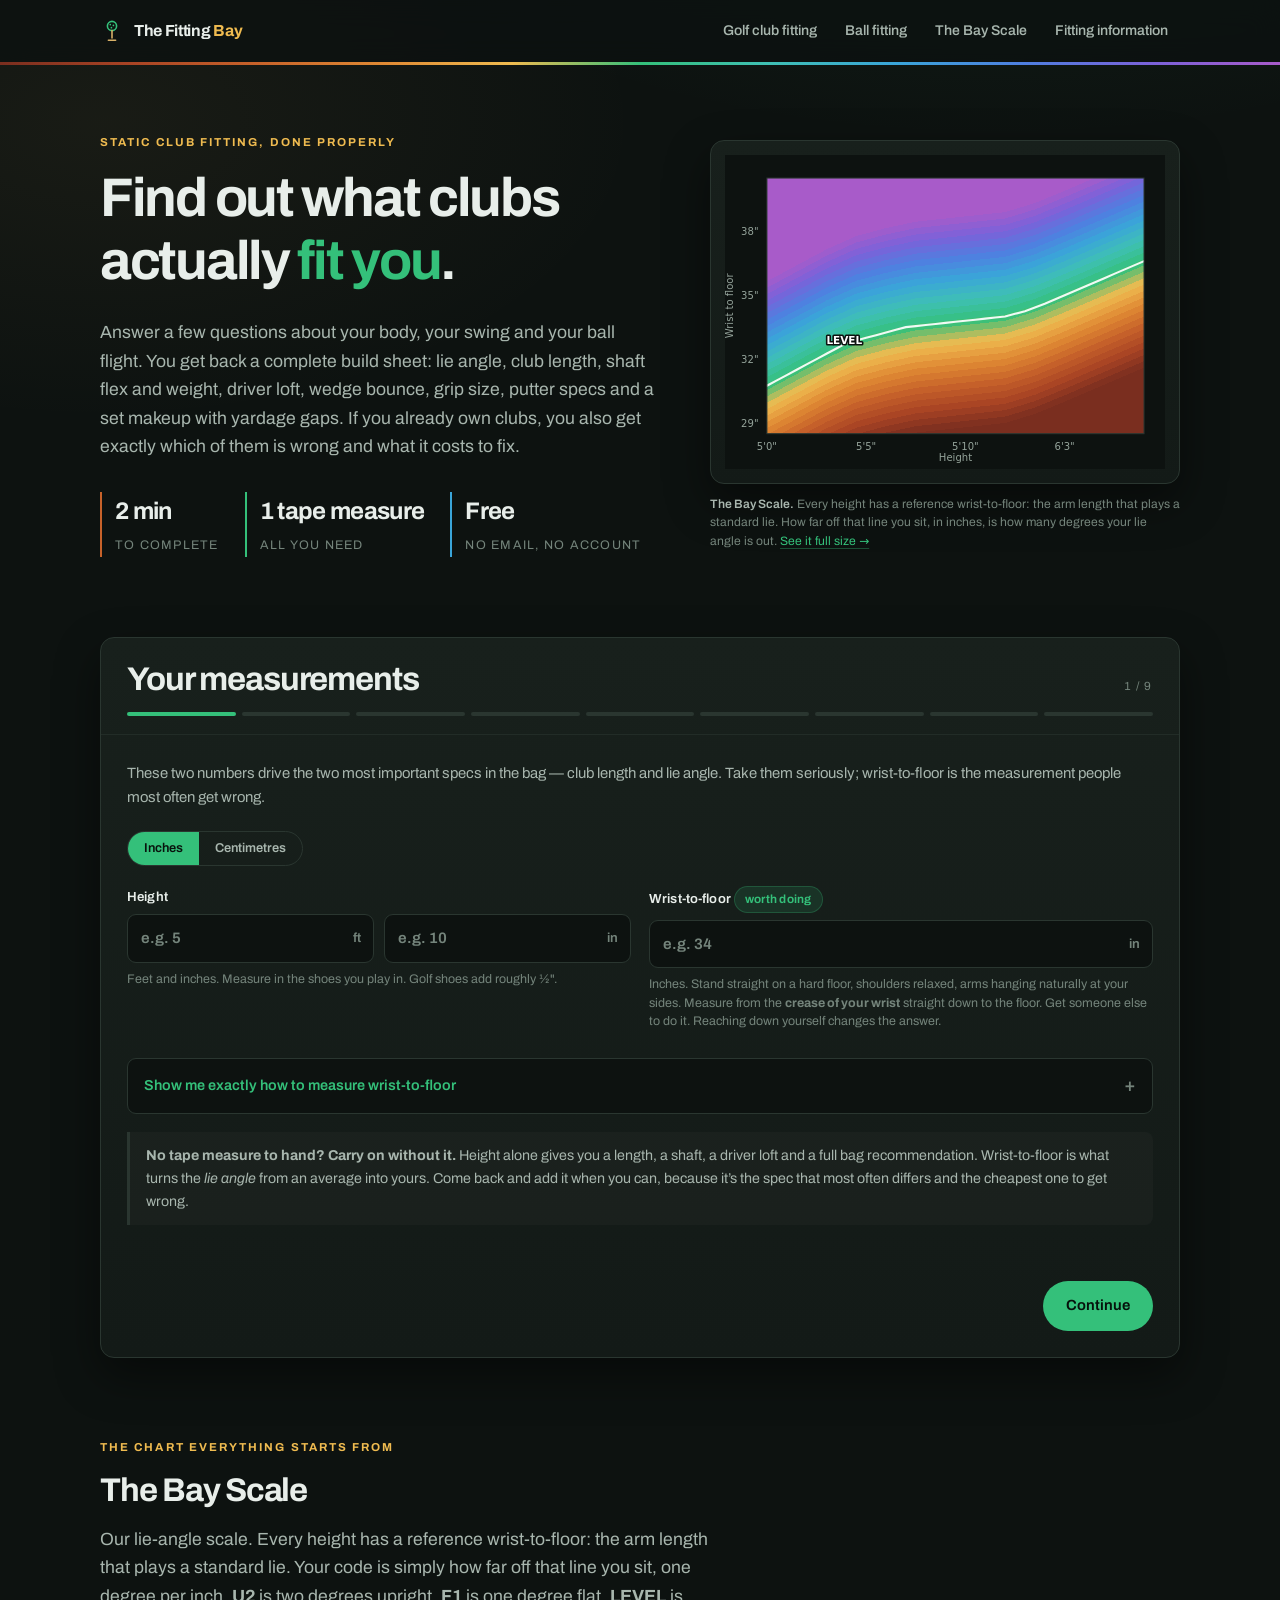
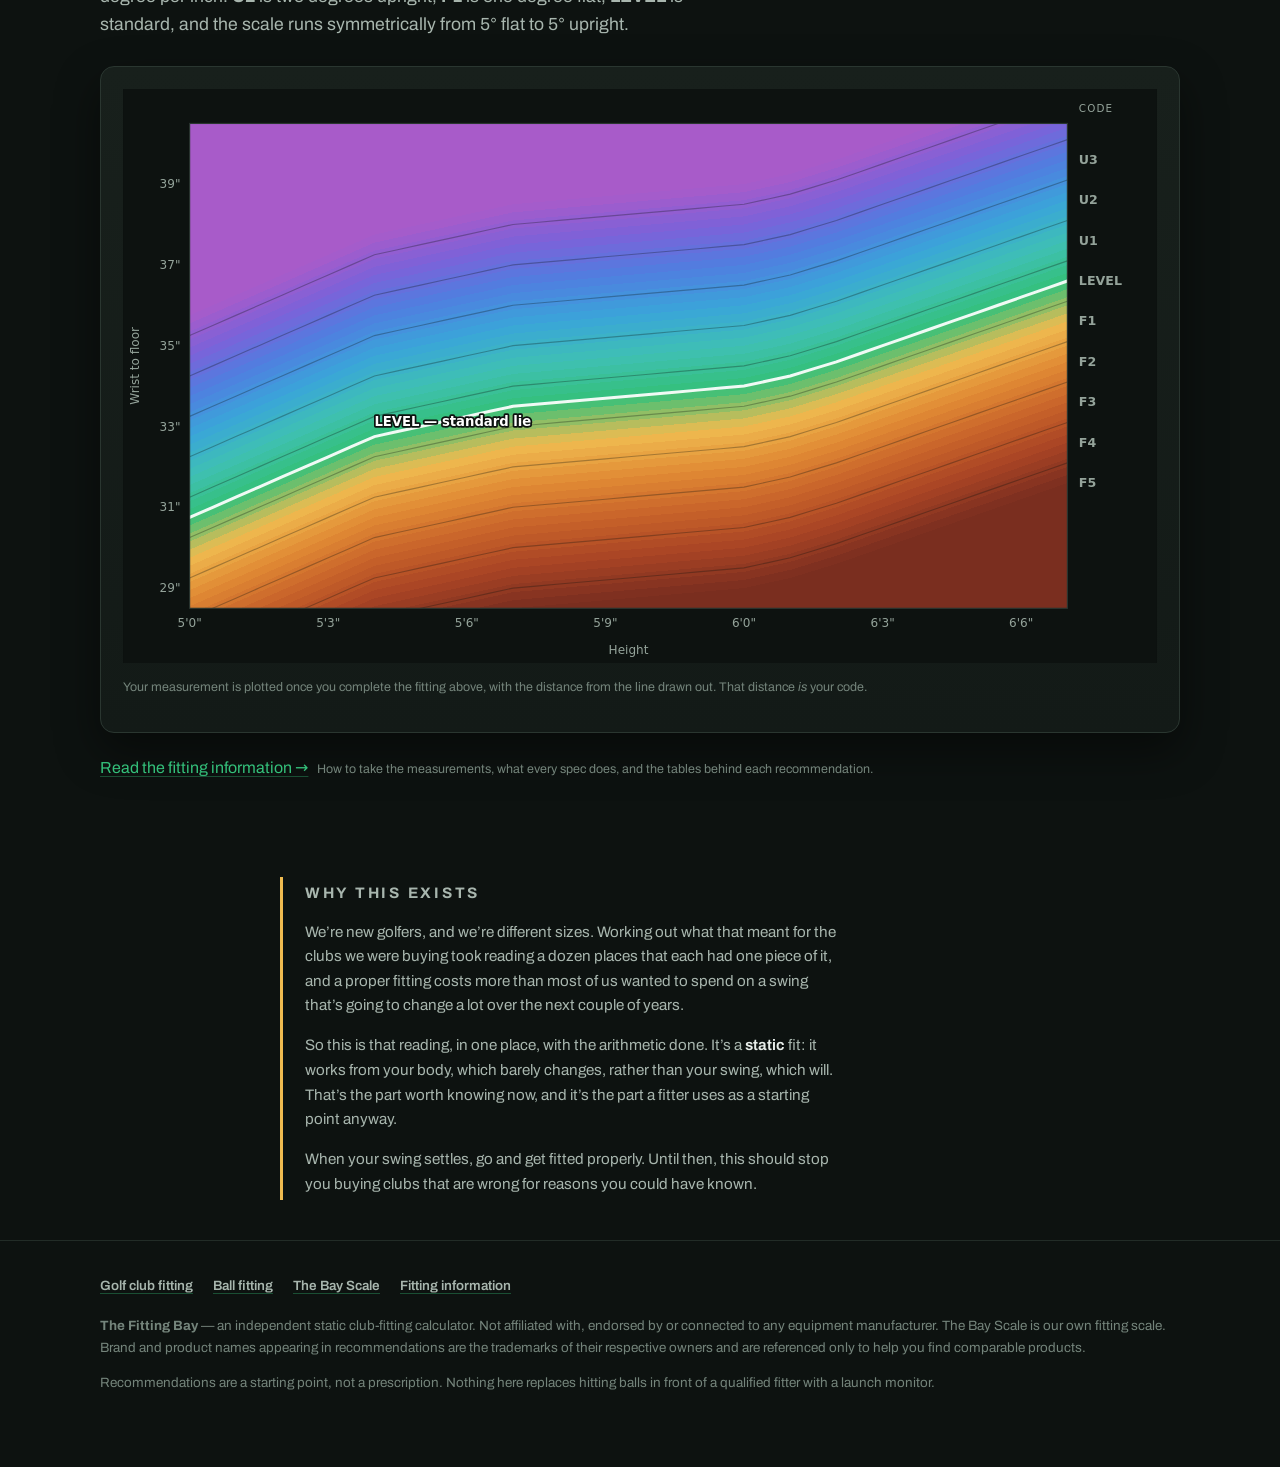
<file: index.html>
<!DOCTYPE html>
<html lang="en">
<head>
<meta charset="utf-8">
<meta name="viewport" content="width=device-width, initial-scale=1">
<title>The Fitting Bay — Golf Club Fitting Calculator</title>
<meta name="description" content="A free, static golf club fitting tool. Enter your height, wrist-to-floor and swing data and get lie angle, shaft flex, club length, driver loft, wedge bounce, grip size, putter specs and a full 14-club build sheet.">
<link rel="icon" href="favicon.svg?v=1" type="image/svg+xml">
<link rel="canonical" href="https://fittingbay.com/">
<meta property="og:type" content="website">
<meta property="og:site_name" content="The Fitting Bay">
<meta property="og:url" content="https://fittingbay.com/">
<meta property="og:title" content="The Fitting Bay — find out what clubs actually fit you">
<meta property="og:description" content="Free static golf club fitting. Lie angle, club length, shaft flex, driver loft, wedge bounce, grip size, putter specs and a full 14-club build sheet — plus an audit of the clubs you already own.">
<meta property="og:image" content="https://fittingbay.com/og-image.png">
<meta property="og:image:width" content="1200">
<meta property="og:image:height" content="630">
<meta name="twitter:card" content="summary_large_image">
<meta name="twitter:title" content="The Fitting Bay — find out what clubs actually fit you">
<meta name="twitter:description" content="Free static golf club fitting: lie, length, shaft, loft, bounce, grips, putter and a full build sheet.">
<meta name="twitter:image" content="https://fittingbay.com/og-image.png">
<meta name="theme-color" content="#0d1210">
<script type="application/ld+json">
{
  "@context": "https://schema.org",
  "@type": "WebApplication",
  "name": "The Fitting Bay",
  "url": "https://fittingbay.com/",
  "applicationCategory": "SportsApplication",
  "operatingSystem": "Any",
  "browserRequirements": "Requires JavaScript",
  "offers": { "@type": "Offer", "price": "0", "priceCurrency": "GBP" },
  "description": "A free golf club fitting calculator. Enter your height, wrist-to-floor and swing data and get lie angle, club length, shaft flex, driver loft, wedge bounce, grip size, putter specs and a full club-by-club build sheet.",
  "featureList": [
    "Lie angle and club length from body measurements",
    "Shaft flex, weight and material",
    "Driver loft and playing length",
    "Wedge lofts, bounce and grind",
    "Grip size",
    "Putter length, lie and toe hang",
    "A counted, club-by-club bag recommendation",
    "An audit of the clubs you already own, costed and prioritised"
  ],
  "isAccessibleForFree": true
}
</script>
<link rel="preload" href="fonts/archivo-latin.woff2" as="font" type="font/woff2" crossorigin>
<link rel="stylesheet" href="css/styles.css?v=ac450035">
</head>
<body>

<a class="skip-link" href="#top">Skip to content</a>

<header class="site-header">
  <div class="wrap">
    <a class="brand" href="#top">
      <svg width="24" height="24" viewBox="0 0 24 24" fill="none" aria-hidden="true">
        <circle cx="12" cy="7" r="4.6" stroke="#34c07a" stroke-width="1.6"/>
        <circle cx="10.3" cy="5.6" r=".85" fill="#34c07a"/><circle cx="13.4" cy="6.4" r=".85" fill="#34c07a"/>
        <circle cx="11.4" cy="8.7" r=".85" fill="#34c07a"/>
        <path d="M12 11.6V19M8.4 21.2h7.2" stroke="#d9b168" stroke-width="1.6" stroke-linecap="round"/>
      </svg>
      <span>The Fitting <i>Bay</i></span>
    </a>
    <nav class="site-nav">
      <a href="#fit">Golf club fitting</a>
      <a href="ball-fitting.html">Ball fitting</a>
      <a href="#chart">The Bay Scale</a>
      <a href="fitting-information.html">Fitting information</a>
    </nav>
  </div>
  <div class="spectrum-rule" aria-hidden="true"></div>
</header>

<main id="top">

  <!-- ================= HERO ================= -->
  <div class="hero hero-split">
    <div class="wrap">
      <div class="hero-copy">
      <p class="eyebrow">Static club fitting, done properly</p>
      <h1>Find out what clubs<br>actually <span>fit you</span>.</h1>
      <p class="lede">Answer a few questions about your body, your swing and your ball flight. You get back a
        complete build sheet: lie angle, club length, shaft flex and weight, driver loft, wedge bounce, grip size,
        putter specs and a set makeup with yardage gaps. If you already own clubs, you also get exactly which of them is wrong and what it costs to fix.</p>
      <div class="hero-stats">
        <div><b>2 min</b><span>To complete</span></div>
        <div><b>1 tape measure</b><span>All you need</span></div>
        <div><b>Free</b><span>No email, no account</span></div>
      </div>
      </div>
      <figure class="hero-figure">
        <div class="panel"><div id="heroChart"></div></div>
        <figcaption><b>The Bay Scale.</b> Every height has a reference wrist-to-floor: the arm length
          that plays a standard lie. How far off that line you sit, in inches, is how many degrees your
          lie angle is out. <a href="#chart">See it full size &rarr;</a></figcaption>
      </figure>
    </div>
  </div>

  <!-- ================= WIZARD ================= -->
  <section id="fit">
    <div class="wrap">
      <div id="wizardSection">
        <div class="profile-bar" id="profileBar" hidden>
          <span class="tiny">Saved on this device:</span>
          <select id="profileSelect" aria-label="Saved fits"></select>
          <button type="button" class="btn btn-ghost" id="profileLoad">Load</button>
          <button type="button" class="btn btn-ghost" id="profileDelete">Delete</button>
        </div>
        <div class="panel wizard">
          <div class="wizard-top">
            <div class="step-meta" aria-live="polite">
              <h2 id="stepTitle" style="margin:0" tabindex="-1">Your measurements</h2>
              <div class="count"><span id="stepNum">1</span> / <span id="stepTotal">8</span></div>
            </div>
            <div class="progress-track" id="progress"></div>
          </div>

          <form id="fitForm" novalidate>

            <!-- STEP 1 -->
            <div class="step active" data-title="Your measurements" data-help="These two numbers drive the two most important specs in the bag — club length and lie angle. Take them seriously; wrist-to-floor is the measurement people most often get wrong.">
              <p class="help" data-role="help"></p>
              <div style="margin-bottom:20px">
                <div class="unit-toggle">
                  <label><input type="radio" name="units" value="imperial" checked><span>Inches</span></label>
                  <label><input type="radio" name="units" value="metric"><span>Centimetres</span></label>
                </div>
              </div>
              <div class="field-grid">
                <div class="field" data-unit="imperial">
                  <label for="heightFt">Height</label>
                  <div class="dual">
                    <label class="unit-input"><input type="number" id="heightFt" min="3" max="8" step="1" placeholder="e.g. 5" inputmode="numeric" aria-label="Height, feet"><span>ft</span></label>
                    <label class="unit-input"><input type="number" id="heightIn" min="0" max="11.5" step="0.5" placeholder="e.g. 10" inputmode="decimal" aria-label="Height, inches"><span>in</span></label>
                  </div>
                  <p class="hint">Feet and inches. Measure in the shoes you play in. Golf shoes add roughly ½".</p>
                </div>
                <div class="field" data-unit="metric" hidden>
                  <label for="heightCm">Height (cm)</label>
                  <label class="unit-input"><input type="number" id="heightCm" min="120" max="230" step="0.5" placeholder="e.g. 178" inputmode="decimal"><span>cm</span></label>
                  <p class="hint">Measure in the shoes you play in.</p>
                </div>

                <div class="field">
                  <label for="wtf">Wrist-to-floor <span class="pill">worth doing</span></label>
                  <label class="unit-input"><input type="number" id="wtf" step="0.1" placeholder="e.g. 34" inputmode="decimal"><span id="wtfUnit">in</span></label>
                  <p class="hint" id="wtfHint">Inches. Stand straight on a hard floor, shoulders relaxed, arms hanging
                    naturally at your sides. Measure from the <b>crease of your wrist</b> straight down to the floor.
                    Get someone else to do it. Reaching down yourself changes the answer.</p>
                </div>
              </div>
              <p class="hint" id="wtfLive" hidden></p>

              <details class="how-to">
                <summary>Show me exactly how to measure wrist-to-floor</summary>
                <div class="how-to-body">
                  <div data-diagram="wtf"></div>
                  <div>
                    <h4>The three ways people get this wrong</h4>
                    <ul class="mistakes">
                      <li><b>Reaching down.</b> The moment you look at the tape you drop your shoulder and add an inch.
                        Stand still, look ahead, let someone else read it.</li>
                      <li><b>Measuring in socks.</b> Golf shoes add roughly ½", and you play in golf shoes.</li>
                      <li><b>Measuring from the wrong point.</b> It’s the <em>crease</em> where your palm meets your
                        wrist, not the knuckle, not the base of your thumb, and not the tip of your little finger.</li>
                    </ul>
                  </div>
                </div>
              </details>

              <div class="note"><b>No tape measure to hand? Carry on without it.</b> Height alone gives you a
                length, a shaft, a driver loft and a full bag recommendation. Wrist-to-floor is what turns the
                <em>lie angle</em> from an average into yours. Come back and add it when you can, because it’s
                the spec that most often differs and the cheapest one to get wrong.</div>
            </div>

            <!-- STEP 2 -->
            <div class="step" data-title="Your hands" data-help="Grip size is the cheapest meaningful change you can make to a set of clubs, and the one most golfers have wrong.">
              <p class="help" data-role="help"></p>
              <div class="field-grid">
                <div class="field">
                  <label for="handLength">Hand length</label>
                  <label class="unit-input"><input type="number" id="handLength" step="0.1" placeholder="e.g. 7.5" inputmode="decimal"><span id="handUnit">in</span></label>
                  <p class="hint" id="handHint">Inches, from the crease of your wrist to the tip of your middle finger.
                    Keep the tape flat against your palm. Don’t curve it over the fingertip or around the heel pad.</p>
                </div>
                <div class="field">
                  <label for="gloveSize">Glove size <span class="tiny">(cross-check)</span></label>
                  <select id="gloveSize">
                    <option value="">Not sure</option>
                    <option value="S">Small</option>
                    <option value="M">Medium</option>
                    <option value="ML">Medium–Large</option>
                    <option value="L">Large</option>
                    <option value="XL">Extra Large</option>
                    <option value="XXL">XXL</option>
                  </select>
                  <p class="hint">Used as a sanity check on the measurement, and as a fallback if you skip it.</p>
                </div>
              </div>
            </div>

            <!-- STEP 3 -->
            <div class="step" data-title="About you" data-help="Age and joint health change shaft material and grip size more than most people expect.">
              <p class="help" data-role="help"></p>
              <div class="field-grid">
                <div class="field">
                  <label for="age">Age</label>
                  <input type="number" id="age" min="6" max="105" step="1" placeholder="42" inputmode="numeric">
                  <p class="hint">Used for shaft weight, material and grip size.</p>
                </div>
                <div class="field">
                  <label>You play</label>
                  <div class="opts">
                    <label class="opt"><input type="radio" name="handedness" value="right" checked><span>Right-handed</span></label>
                    <label class="opt"><input type="radio" name="handedness" value="left"><span>Left-handed</span></label>
                  </div>
                  <p class="hint">Every direction in your results is written for the way you actually play.</p>
                </div>
                <div class="field">
                  <label>Standard set specs</label>
                  <div class="opts">
                    <label class="opt"><input type="radio" name="gender" value="male" checked><span>Men's</span></label>
                    <label class="opt"><input type="radio" name="gender" value="female"><span>Women's</span></label>
                  </div>
                  <p class="hint">Women's stock clubs are typically 1" shorter and lighter than men's. This only sets
                    the baseline the adjustments are applied to.</p>
                </div>
                <div class="field field-wide">
                  <label>Joint pain, arthritis or a history of hand/elbow/wrist trouble?</label>
                  <div class="opts">
                    <label class="opt"><input type="radio" name="joints" value="no" checked><span>No</span></label>
                    <label class="opt"><input type="radio" name="joints" value="yes"><span>Yes<em>Pushes the fit toward graphite and larger, softer grips</em></span></label>
                  </div>
                </div>
              </div>
            </div>

            <!-- STEP 4 -->
            <div class="step" data-title="Your game" data-help="Skill level sets the head category, and it also calibrates how much of your carry distance comes from clubhead speed versus strike quality.">
              <p class="help" data-role="help"></p>
              <div class="field-grid">
                <div class="field field-wide">
                  <label>Standard of play</label>
                  <div class="opts">
                    <label class="opt"><input type="radio" name="skill" value="beginner"><span>Beginner<em>New, or 100+ most rounds</em></span></label>
                    <label class="opt"><input type="radio" name="skill" value="high"><span>High<em>Roughly 19–28</em></span></label>
                    <label class="opt"><input type="radio" name="skill" value="mid" checked><span>Mid<em>Roughly 10–18</em></span></label>
                    <label class="opt"><input type="radio" name="skill" value="low"><span>Low<em>Roughly 5–9</em></span></label>
                    <label class="opt"><input type="radio" name="skill" value="scratch"><span>Scratch<em>4 or better</em></span></label>
                  </div>
                </div>
                <div class="field">
                  <label for="handicap">Handicap index <span class="tiny">(optional)</span></label>
                  <input type="number" id="handicap" min="-5" max="54" step="0.1" placeholder="14.2" inputmode="decimal">
                  <p class="hint">If you’ve one, it overrides the band above for the head-type recommendation.</p>
                </div>
                <div class="field">
                  <label for="pwLoft">Your pitching wedge loft <span class="tiny">(optional)</span></label>
                  <input type="number" id="pwLoft" min="38" max="50" step="0.5" placeholder="44" inputmode="decimal">
                  <p class="hint">Printed in the spec table for your iron set. Modern game-improvement PWs are
                    often 43–44°, players irons 46°. Everything about your wedge gapping starts here.</p>
                </div>
              </div>
            </div>

            <!-- STEP 5 -->
            <div class="step" data-title="Your speed" data-help="Answer whichever you can. A measured clubhead speed wins, then the club you hit 150 yards, then a carry distance. Leave them all blank and the tool estimates from your age, gender and skill, and says so.">
              <p class="help" data-role="help"></p>
              <div class="field-grid">
                <div class="field field-wide">
                  <label for="club150">Which club do you hit from 150 yards?</label>
                  <select id="club150">
                    <option value="">Not sure, or I don&rsquo;t reach 150</option>
                    <option value="Driver">Driver</option>
                    <option value="3-wood">3-wood</option>
                    <option value="5-wood">5-wood</option>
                    <option value="Hybrid">Hybrid</option>
                    <option value="4-iron">4-iron</option>
                    <option value="5-iron">5-iron</option>
                    <option value="6-iron">6-iron</option>
                    <option value="7-iron">7-iron</option>
                    <option value="8-iron">8-iron</option>
                    <option value="9-iron">9-iron</option>
                    <option value="PW">Pitching wedge</option>
                  </select>
                  <p class="hint"><b>The most useful answer on this page.</b> It&rsquo;s how you actually think on the
                    course, most courses have a 150 marker, and unlike a yardage it&rsquo;s very hard to flatter
                    yourself with. We&rsquo;ll work your speed back from it.</p>
                </div>
                <div class="field">
                  <label for="ironCarry">7-iron carry distance</label>
                  <input type="number" id="ironCarry" min="40" max="230" step="1" placeholder="150" inputmode="numeric">
                  <p class="hint">Yards <b>in the air</b>, on a good strike, not your best ever, and not including
                    roll. Only used if you skip the question above.</p>
                </div>
                <div class="field">
                  <label for="ironSpeed">7-iron clubhead speed</label>
                  <input type="number" id="ironSpeed" min="30" max="120" step="0.5" placeholder="78" inputmode="decimal">
                  <p class="hint">mph. From a launch monitor or simulator. The best single input you can give.</p>
                </div>
                <div class="field">
                  <label for="driverSpeed">Driver clubhead speed</label>
                  <input type="number" id="driverSpeed" min="40" max="145" step="0.5" placeholder="96" inputmode="decimal">
                  <p class="hint">mph. Clubhead speed, not ball speed. Takes priority over everything else here.</p>
                </div>
                <div class="field">
                  <label for="driverCarry">Driver carry distance</label>
                  <input type="number" id="driverCarry" min="80" max="360" step="1" placeholder="230" inputmode="numeric">
                  <p class="hint">Yards in the air. Used only if nothing above is filled in.</p>
                </div>
              </div>
              <div class="note warn">Most golfers over-estimate their carry distance by 15–20 yards, because they
                remember their best shot and count the roll. Being honest here changes your shaft flex.</div>
            </div>

            <!-- STEP 6 -->
            <div class="step" data-title="Your ball flight" data-help="Your miss pattern and trajectory drive driver loft, head bias, shaft profile, grip size and the dynamic lie check. If you’re new to this and genuinely don’t know, say so. We’ll tell you what we assumed and how much it matters.">
              <p class="help" data-role="help"></p>
              <div class="field-grid">
                <div class="field field-wide">
                  <label>Your usual shot shape or miss</label>
                  <div class="opts">
                    <label class="opt"><input type="radio" name="shotShape" value="slice"><span>Slice<em>Starts <span class="dir-home">left</span>-ish, curves hard <span class="dir-away">right</span></em></span></label>
                    <label class="opt"><input type="radio" name="shotShape" value="fade"><span>Fade<em>Gentle <span class="dir-home">left</span>-to-<span class="dir-away">right</span></em></span></label>
                    <label class="opt"><input type="radio" name="shotShape" value="unsure" checked><span>Not sure<em>We’ll assume no consistent curve</em></span></label><label class="opt"><input type="radio" name="shotShape" value="straight"><span>Straight<em>No consistent curve</em></span></label>
                    <label class="opt"><input type="radio" name="shotShape" value="draw"><span>Draw<em>Gentle <span class="dir-away">right</span>-to-<span class="dir-home">left</span></em></span></label>
                    <label class="opt"><input type="radio" name="shotShape" value="hook"><span>Hook<em>Curves hard <span class="dir-home">left</span></em></span></label>
                    <label class="opt"><input type="radio" name="shotShape" value="pull"><span>Pull<em>Straight, but <span class="dir-home">left</span> of target</em></span></label>
                    <label class="opt"><input type="radio" name="shotShape" value="push"><span>Push<em>Straight, but <span class="dir-away">right</span> of target</em></span></label>
                  </div>
                </div>
                <div class="field field-wide">
                  <label>Your natural trajectory with irons</label>
                  <div class="opts">
                    <label class="opt"><input type="radio" name="trajectory" value="low"><span>Low<em>Struggle to get it up, shots run out</em></span></label>
                    <label class="opt"><input type="radio" name="trajectory" value="unsure" checked><span>Not sure<em>We’ll assume a normal window</em></span></label><label class="opt"><input type="radio" name="trajectory" value="mid"><span>Mid<em>Normal window</em></span></label>
                    <label class="opt"><input type="radio" name="trajectory" value="high"><span>High<em>Ballooning, loses distance in wind</em></span></label>
                  </div>
                </div>
              </div>
            </div>

            <!-- STEP 7 -->
            <div class="step" data-title="Your swing and your turf" data-help="Angle of attack and turf conditions decide wedge bounce and grind — the specs that separate a wedge you trust from one you fight. Not sure is a perfectly good answer to any of these.">
              <p class="help" data-role="help"></p>
              <div class="field-grid">
                <div class="field field-wide">
                  <label>Your divots with a mid iron</label>
                  <div class="opts">
                    <label class="opt"><input type="radio" name="attack" value="steep"><span>Deep divots<em>Steep angle of attack, you dig</em></span></label>
                    <label class="opt"><input type="radio" name="attack" value="unsure" checked><span>Not sure<em>We’ll assume a neutral strike</em></span></label><label class="opt"><input type="radio" name="attack" value="neutral"><span>Shallow divots<em>Neutral — a bruise on the turf</em></span></label>
                    <label class="opt"><input type="radio" name="attack" value="shallow"><span>No divot<em>You sweep or pick it clean</em></span></label>
                  </div>
                </div>
                <div class="field">
                  <label>Swing tempo</label>
                  <div class="opts">
                    <label class="opt"><input type="radio" name="tempo" value="smooth"><span>Smooth</span></label>
                    <label class="opt"><input type="radio" name="tempo" value="unsure" checked><span>Not sure<em>We’ll assume a moderate transition</em></span></label><label class="opt"><input type="radio" name="tempo" value="moderate"><span>Moderate</span></label>
                    <label class="opt"><input type="radio" name="tempo" value="aggressive"><span>Aggressive</span></label>
                  </div>
                  <p class="hint">Think about your transition from the top, not how fast you walk.</p>
                </div>
                <div class="field">
                  <label>Turf you usually play</label>
                  <div class="opts">
                    <label class="opt"><input type="radio" name="turf" value="soft"><span>Soft / lush</span></label>
                    <label class="opt"><input type="radio" name="turf" value="normal" checked><span>Normal</span></label>
                    <label class="opt"><input type="radio" name="turf" value="firm"><span>Firm / links</span></label>
                    <label class="opt"><input type="radio" name="turf" value="unsure"><span>Not sure</span></label>
                  </div>
                </div>
              </div>
            </div>

            <!-- STEP 8 -->
            <div class="step" data-title="What you want from the bag" data-help="Last two questions. These break ties between head types and putter styles.">
              <p class="help" data-role="help"></p>
              <div class="field-grid">
                <div class="field field-wide">
                  <label>If you could only have one, which matters most?</label>
                  <div class="opts">
                    <label class="opt"><input type="radio" name="priority" value="forgiveness" checked><span>Forgiveness<em>Make the bad ones playable</em></span></label>
                    <label class="opt"><input type="radio" name="priority" value="distance"><span>Distance<em>Ball speed above all</em></span></label>
                    <label class="opt"><input type="radio" name="priority" value="accuracy"><span>Accuracy<em>Narrow the dispersion</em></span></label>
                    <label class="opt"><input type="radio" name="priority" value="workability"><span>Workability<em>Shape it on demand</em></span></label>
                  </div>
                </div>
                <div class="field field-wide">
                  <label>Your putting stroke</label>
                  <div class="opts">
                    <label class="opt"><input type="radio" name="strokeArc" value="straight"><span>Straight back, straight through</span></label>
                    <label class="opt"><input type="radio" name="strokeArc" value="unsure" checked><span>Not sure<em>We’ll assume a slight arc, which is what most golfers have</em></span></label><label class="opt"><input type="radio" name="strokeArc" value="slight"><span>Slight arc</span></label>
                    <label class="opt"><input type="radio" name="strokeArc" value="strong"><span>Strong arc</span></label>
                  </div>
                  <p class="hint">If you’ve never checked: put a chalk line down and putt along it. Almost everyone
                    who thinks they’re straight-back-straight-through has a slight arc.</p>
                </div>
              </div>
            </div>


            <!-- STEP 9 -->
            <div class="step" data-title="The clubs you play now" data-help="Last one, and it’s optional. Tell us what’s in your bag and we’ll tell you which clubs are actually wrong, what each one is costing you, and what it costs to put right — cheapest and most valuable first. It also means your yardage table shows your clubs rather than a generic set.">
              <p class="help" data-role="help"></p>

              <div class="field field-wide" style="margin-bottom:20px">
                <label>Do you already have clubs?</label>
                <div class="opts">
                  <label class="opt"><input type="radio" name="hasClubs" value="yes" checked><span>Yes, I have clubs<em>Check them against the fit</em></span></label>
                  <label class="opt"><input type="radio" name="hasClubs" value="no"><span>No, I'm starting fresh<em>Skip this &mdash; just give me the fit</em></span></label>
                </div>
              </div>

              <div class="field field-wide" style="margin-bottom:20px">
                <label for="curBudget">What can you spend right now? <span class="tiny">(optional)</span></label>
                <input type="number" id="curBudget" min="0" max="5000" step="10" placeholder="150" inputmode="numeric">
                <p class="hint">Applies either way. If you’ve clubs we’ll pick the combination of fixes that buys
                  the most improvement for the money; if you’re buying, it tells us how much bag to recommend.</p>
              </div>

              <div id="bagFields">
                <h4>Your irons</h4>
                <div class="field-grid">
                  <div class="field">
                    <label for="curIronLength">Length vs standard</label>
                    <select id="curIronLength">
                      <option value="">Not sure</option>
                      <option value="-1">1" short</option>
                      <option value="-0.5">&frac12;" short</option>
                      <option value="0">Standard</option>
                      <option value="0.5">&frac12;" long</option>
                      <option value="1">1" long</option>
                    </select>
                    <p class="hint">Standard is 37" for a men's 7-iron, 36" for women's.</p>
                  </div>
                  <div class="field">
                    <label for="curIronLie">Lie angle vs standard</label>
                    <select id="curIronLie">
                      <option value="">Not sure</option>
                      <option value="-2">2&deg; flat</option>
                      <option value="-1">1&deg; flat</option>
                      <option value="0">Standard</option>
                      <option value="1">1&deg; upright</option>
                      <option value="2">2&deg; upright</option>
                      <option value="3">3&deg; upright</option>
                    </select>
                    <p class="hint">If you bought off the rack and never had them bent, choose Standard.</p>
                  </div>
                  <div class="field">
                    <label for="curIronFlex">Shaft flex</label>
                    <select id="curIronFlex">
                      <option value="">Not sure</option>
                      <option value="L">L &mdash; Ladies</option>
                      <option value="A">A &mdash; Senior / Light</option>
                      <option value="R">R &mdash; Regular</option>
                      <option value="S">S &mdash; Stiff</option>
                      <option value="X">X &mdash; Extra Stiff</option>
                    </select>
                  </div>
                  <div class="field">
                    <label for="curIronMaterial">Shaft material</label>
                    <select id="curIronMaterial">
                      <option value="">Not sure</option>
                      <option value="Steel">Steel</option>
                      <option value="Graphite">Graphite</option>
                    </select>
                  </div>
                  <div class="field">
                    <label for="curGripSize">Grip size</label>
                    <select id="curGripSize">
                      <option value="">Not sure</option>
                      <option value="Undersize">Undersize</option>
                      <option value="Standard">Standard</option>
                      <option value="Midsize">Midsize</option>
                      <option value="Jumbo">Jumbo / Oversize</option>
                    </select>
                  </div>
                  <div class="field">
                    <label for="curLongestIron">Longest iron you carry</label>
                    <select id="curLongestIron">
                      <option value="">Not sure</option>
                      <option value="3">3-iron</option>
                      <option value="4">4-iron</option>
                      <option value="5">5-iron</option>
                      <option value="6">6-iron</option>
                      <option value="7">7-iron</option>
                    </select>
                  </div>
                </div>

                <h4 style="margin-top:24px">Woods and hybrids you carry</h4>
                <div class="field field-wide">
                  <div class="opts chips">
                    <label class="opt"><input type="checkbox" name="curLongs" value="Driver" checked><span>Driver</span></label>
                    <label class="opt"><input type="checkbox" name="curLongs" value="3-wood" checked><span>3-wood</span></label>
                    <label class="opt"><input type="checkbox" name="curLongs" value="4-wood"><span>4-wood</span></label>
                    <label class="opt"><input type="checkbox" name="curLongs" value="5-wood"><span>5-wood</span></label>
                    <label class="opt"><input type="checkbox" name="curLongs" value="7-wood"><span>7-wood</span></label>
                    <label class="opt"><input type="checkbox" name="curLongs" value="2-hybrid"><span>2-hybrid</span></label>
                    <label class="opt"><input type="checkbox" name="curLongs" value="3-hybrid"><span>3-hybrid</span></label>
                    <label class="opt"><input type="checkbox" name="curLongs" value="4-hybrid"><span>4-hybrid</span></label>
                    <label class="opt"><input type="checkbox" name="curLongs" value="5-hybrid"><span>5-hybrid</span></label>
                    <label class="opt"><input type="checkbox" name="curLongs" value="6-hybrid"><span>6-hybrid</span></label>
                  </div>
                  <p class="hint">Tick everything between your driver and your longest iron. This is what makes the
                    yardage table describe your bag instead of a generic one.</p>
                </div>

                <h4 style="margin-top:24px">Your driver</h4>
                <div class="field-grid">
                  <div class="field">
                    <label for="curDriverLoft">Loft</label>
                    <input type="number" id="curDriverLoft" min="6" max="18" step="0.5" placeholder="10.5" inputmode="decimal">
                    <p class="hint">Degrees, stamped on the sole or the hosel.</p>
                  </div>
                  <div class="field">
                    <label for="curDriverLength">Length</label>
                    <input type="number" id="curDriverLength" min="40" max="48" step="0.25" placeholder="45.75" inputmode="decimal">
                    <p class="hint">Inches. Leave blank if you’ve never measured it.</p>
                  </div>
                  <div class="field">
                    <label>Adjustable hosel?</label>
                    <div class="opts">
                      <label class="opt"><input type="radio" name="curAdj" value="" checked><span>Not sure</span></label>
                      <label class="opt"><input type="radio" name="curAdj" value="yes"><span>Yes</span></label>
                      <label class="opt"><input type="radio" name="curAdj" value="no"><span>No</span></label>
                    </div>
                    <p class="hint">If the head unscrews from the shaft with a wrench, it adjusts.</p>
                  </div>
                </div>

                <h4 style="margin-top:24px">Wedges, ball and budget</h4>
                <div class="field-grid">
                  <div class="field">
                    <label for="curWedges">Wedge lofts after your pitching wedge</label>
                    <input type="text" id="curWedges" placeholder="52, 56, 60" inputmode="numeric">
                    <p class="hint">Degrees, separated by commas. We already have your pitching wedge.</p>
                  </div>
                  <div class="field">
                    <label for="curBall">Ball you usually play</label>
                    <select id="curBall">
                      <option value="">Not sure</option>
                      <option value="ionomerSoft">Soft / distance (Supersoft, Soft Feel, Duo)</option>
                      <option value="ionomerFirm">Firm ionomer (Tour Soft, TruFeel)</option>
                      <option value="urethaneMid">Mid-price urethane (Q-Star Tour, Vice, Kirkland)</option>
                      <option value="urethanePremium">Premium urethane (Pro V1, Chrome Tour, TP5)</option>
                    </select>
                  </div>
                </div>
              </div>
            </div>

            <p class="err" id="formErr" role="alert"></p>

            <div class="draft-notice" id="draftNotice" hidden>
              <span>We put your answers back. They were saved in this browser, not sent anywhere.</span>
              <button type="button" id="draftClearBtn">Start fresh</button>
            </div>

            <div class="step-nav">
              <button type="button" class="btn btn-ghost" id="backBtn" disabled>Back</button>
              <div class="spacer"></div>
              <button type="button" class="btn btn-primary" id="nextBtn">Continue</button>
              <button type="submit" class="btn btn-brass" id="submitBtn" hidden>Build my spec sheet</button>
            </div>
          </form>
        </div>
      </div>

      <!-- ================= RESULTS ================= -->
      <div id="results" aria-live="polite">
        <div class="section-head no-print" style="display:flex;align-items:flex-end;gap:16px;flex-wrap:wrap;margin-top:8px">
          <div style="flex:1;min-width:260px">
            <p class="eyebrow" style="margin-bottom:.4rem">Your build sheet</p>
            <h2 style="margin:0">Here is what fits you</h2>
          </div>
          <div class="result-actions">
            <button type="button" class="btn btn-primary" id="copyLinkBtn">Copy link to this fit</button>
            <button type="button" class="btn btn-ghost" id="saveFitBtn">Save</button>
            <button type="button" class="btn btn-ghost" id="printBtn">Print / PDF</button>
            <button type="button" class="btn btn-link" id="editBtn">Change my answers</button>
          </div>
        </div>
        <form class="save-fit no-print" id="saveFitForm" hidden>
          <label class="tiny" for="saveFitName">Name this fit (e.g. "Me", "Dad", "after lessons")</label>
          <div>
            <input type="text" id="saveFitName" maxlength="40" placeholder="Me">
            <button type="submit" class="btn btn-primary">Save</button>
            <button type="button" class="btn btn-ghost" id="saveFitCancel">Cancel</button>
          </div>
        </form>
        <div class="share-note no-print">
          <p class="tiny">Your answers are in this page's address, so you can bookmark it, come back to it, or
            send it to your pro. Nothing is stored on a server. The link <em>is</em> the data.</p>
          <div id="shareFallback" hidden>
            <label class="tiny" for="shareUrl">Copy this link:</label>
            <input type="text" id="shareUrl" readonly>
          </div>
        </div>
        <div id="resultsBody"></div>


      </div>
    </div>
  </section>

  <!-- ================= FULL CHART ================= -->
  <section id="chart">
    <div class="wrap">
      <div class="section-head">
        <p class="eyebrow">The chart everything starts from</p>
        <h2>The Bay Scale</h2>
        <p class="lede">Our lie-angle scale. Every height has a reference wrist-to-floor: the arm length that plays
          a standard lie. Your code is simply how far off that line you sit, one degree per inch. <b>U2</b> is two
          degrees upright, <b>F1</b> is one degree flat, <b>LEVEL</b> is standard, and the scale runs symmetrically
          from 5° flat to 5° upright.</p>
      </div>
      <div class="panel" style="padding:22px">
        <div id="chartFull"></div>
<p class="tiny" style="margin-top:14px">Your measurement is plotted once you complete the fitting
          above, with the distance from the line drawn out. That distance <em>is</em> your code.</p>
      </div>
      <p style="margin-top:22px"><a href="fitting-information.html">Read the fitting information &rarr;</a>
        <span class="tiny">&nbsp; How to take the measurements, what every spec does, and the tables behind
        each recommendation.</span></p>
    </div>
  </section>

  <!-- ================= WHY ================= -->
  <section id="why">
    <div class="wrap narrow">
      <div class="why-note">
        <p class="eyebrow">Why this exists</p>
        <p>We’re new golfers, and we’re different sizes. Working out what that meant for the clubs we
          were buying took reading a dozen places that each had one piece of it, and a proper fitting costs more
          than most of us wanted to spend on a swing that’s going to change a lot over the next couple of years.</p>
        <p>So this is that reading, in one place, with the arithmetic done. It’s a <b>static</b> fit: it works
          from your body, which barely changes, rather than your swing, which will. That’s the part worth knowing
          now, and it’s the part a fitter uses as a starting point anyway.</p>
        <p>When your swing settles, go and get fitted properly. Until then, this should stop you buying clubs that
          are wrong for reasons you could have known.</p>
      </div>
    </div>
  </section>

</main>

<footer class="site-footer">
  <div class="wrap">
    <nav class="footer-nav">
      <a href="index.html">Golf club fitting</a>
      <a href="ball-fitting.html">Ball fitting</a>
      <a href="index.html#chart">The Bay Scale</a>
      <a href="fitting-information.html">Fitting information</a>
    </nav>
    <p><b>The Fitting Bay</b> — an independent static club-fitting calculator. Not affiliated with, endorsed by or
      connected to any equipment manufacturer. The Bay Scale is our own fitting scale. Brand and product names
      appearing in recommendations are the trademarks of their respective owners and are referenced only to help you
      find comparable products.</p>
    <p>Recommendations are a starting point, not a prescription. Nothing here replaces hitting balls in front of a
      qualified fitter with a launch monitor.</p>
  </div>
</footer>

<script src="js/fitting-engine.js?v=0fe4d0cb"></script>
<script src="js/app.js?v=158d78b3"></script>
<script src="js/lie-bench.js?v=cfdf8049"></script>
</body>
</html>
</file>
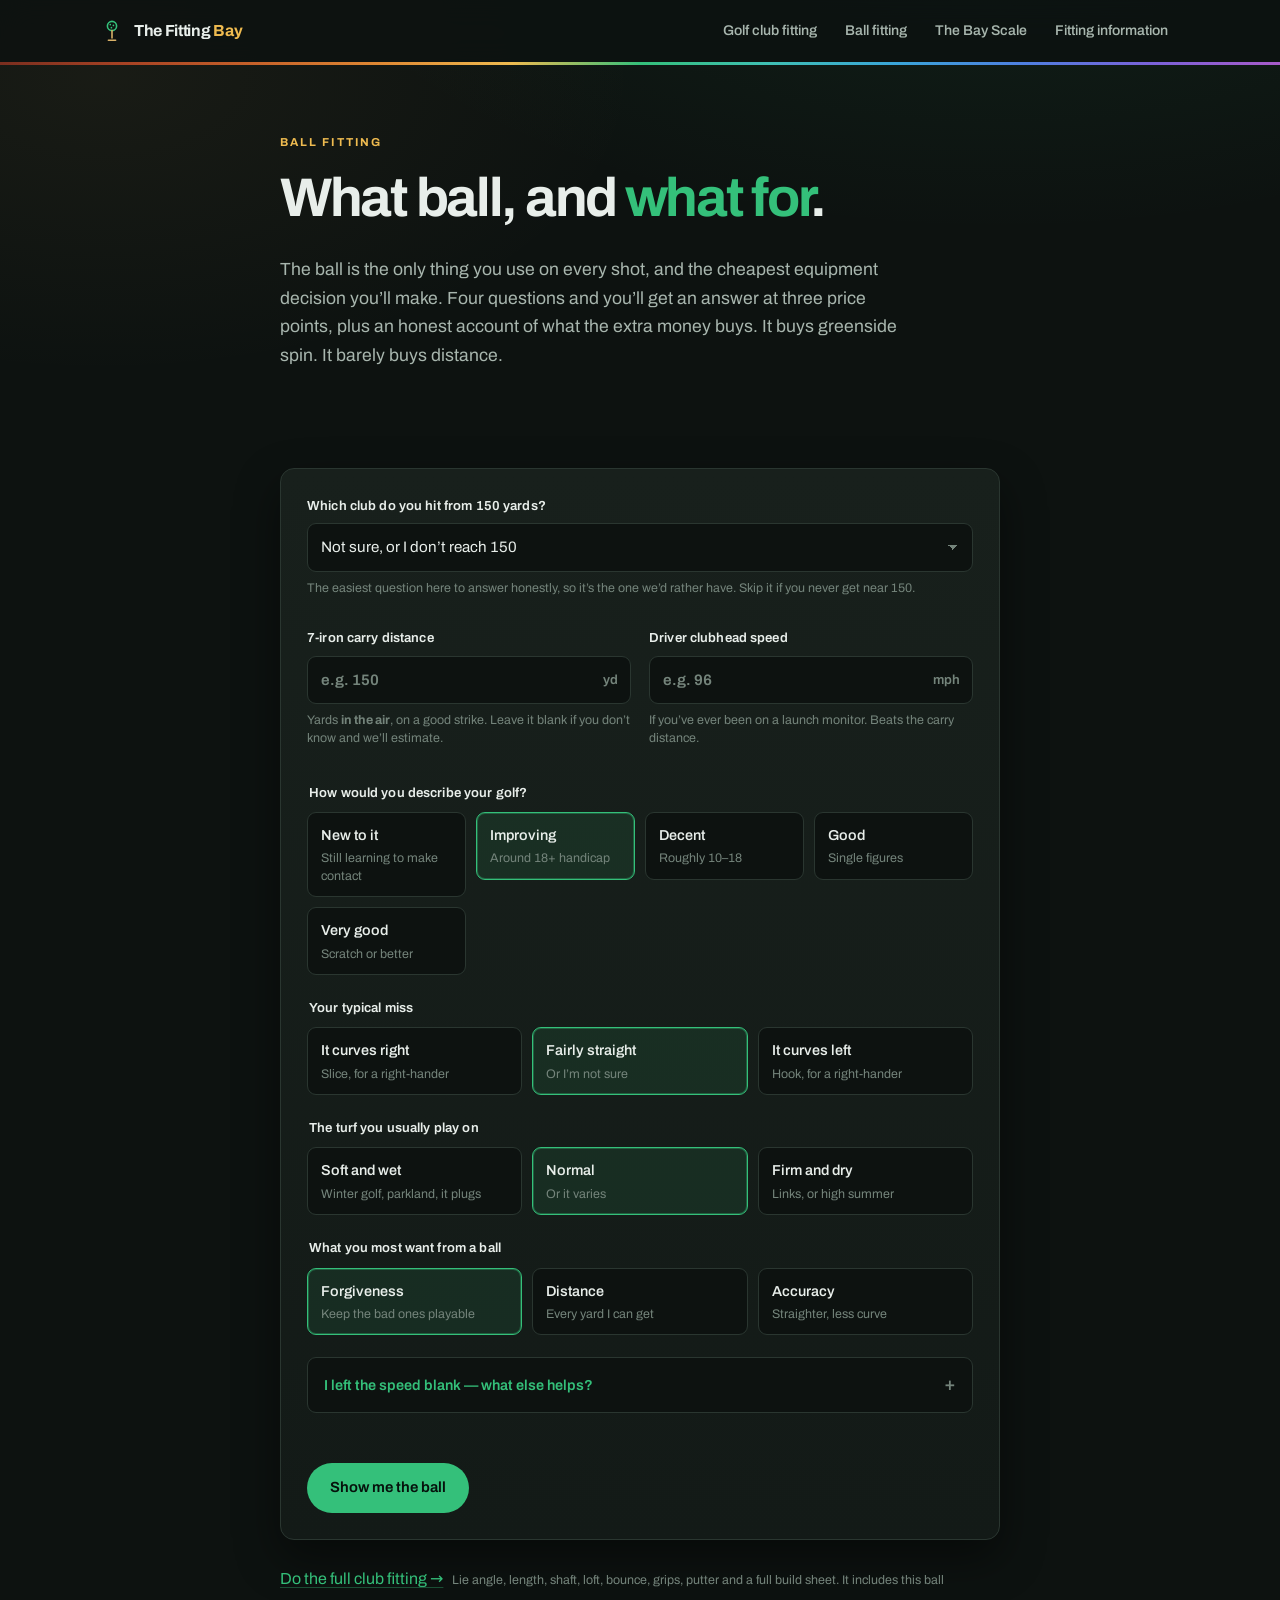
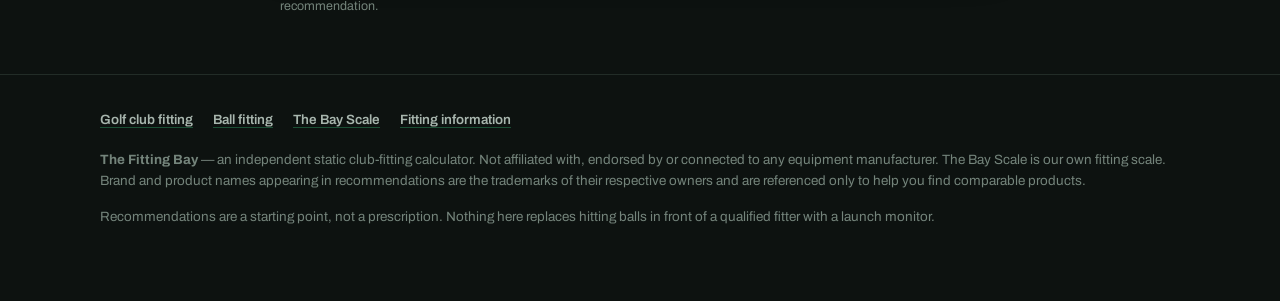
<file: ball-fitting.html>
<!DOCTYPE html>
<html lang="en">
<head>
<meta charset="utf-8">
<meta name="viewport" content="width=device-width, initial-scale=1">
<title>Golf Ball Fitting — The Fitting Bay</title>
<meta name="description" content="A free golf ball fitting. Four questions and you get a ball recommendation at three price points, with what the extra money actually buys — greenside spin, not distance.">
<link rel="icon" href="favicon.svg?v=1" type="image/svg+xml">
<link rel="canonical" href="https://fittingbay.com/ball-fitting.html">
<meta property="og:type" content="website">
<meta property="og:site_name" content="The Fitting Bay">
<meta property="og:url" content="https://fittingbay.com/ball-fitting.html">
<meta property="og:title" content="Golf Ball Fitting — what you're actually paying for">
<meta property="og:description" content="Four questions. A ball recommendation at three price points, and an honest account of what the extra money buys.">
<meta property="og:image" content="https://fittingbay.com/og-image.png">
<meta name="twitter:card" content="summary_large_image">
<meta name="twitter:title" content="Golf Ball Fitting — The Fitting Bay">
<meta name="twitter:description" content="Four questions. A ball at three price points, and what the extra money actually buys.">
<meta name="theme-color" content="#0d1210">
<link rel="preload" href="fonts/archivo-latin.woff2" as="font" type="font/woff2" crossorigin>
<link rel="stylesheet" href="css/styles.css?v=ac450035">
</head>
<body>

<a class="skip-link" href="#top">Skip to content</a>

<header class="site-header">
  <div class="wrap">
    <a class="brand" href="index.html">
      <svg width="24" height="24" viewBox="0 0 24 24" fill="none" aria-hidden="true">
        <circle cx="12" cy="7" r="4.6" stroke="#34c07a" stroke-width="1.6"/>
        <circle cx="10.3" cy="5.6" r=".85" fill="#34c07a"/><circle cx="13.4" cy="6.4" r=".85" fill="#34c07a"/>
        <circle cx="11.4" cy="8.7" r=".85" fill="#34c07a"/>
        <path d="M12 11.6V19M8.4 21.2h7.2" stroke="#d9b168" stroke-width="1.6" stroke-linecap="round"/>
      </svg>
      <span>The Fitting <i>Bay</i></span>
    </a>
    <nav class="site-nav">
      <a href="index.html#fit">Golf club fitting</a>
      <a href="ball-fitting.html">Ball fitting</a>
      <a href="index.html#chart">The Bay Scale</a>
      <a href="fitting-information.html">Fitting information</a>
    </nav>
  </div>
  <div class="spectrum-rule" aria-hidden="true"></div>
</header>

<main id="top">

  <div class="hero">
    <div class="wrap narrow">
      <p class="eyebrow">Ball fitting</p>
      <h1>What ball, and <span>what for</span>.</h1>
      <p class="lede">The ball is the only thing you use on every shot, and the cheapest equipment decision you&rsquo;ll
        make. Four questions and you&rsquo;ll get an answer at three price points, plus an honest account of what the
        extra money buys. It buys greenside spin. It barely buys distance.</p>
    </div>
  </div>

  <section id="ball">
    <div class="wrap narrow">
      <div class="panel" style="padding:26px">
        <form id="ballForm" novalidate>

          <div class="field-grid" style="margin-bottom:22px">
            <div class="field field-wide">
              <label for="bClub150">Which club do you hit from 150 yards?</label>
              <select id="bClub150">
                <option value="">Not sure, or I don&rsquo;t reach 150</option>
                <option value="Driver">Driver</option>
                <option value="3-wood">3-wood</option>
                <option value="5-wood">5-wood</option>
                <option value="Hybrid">Hybrid</option>
                <option value="4-iron">4-iron</option>
                <option value="5-iron">5-iron</option>
                <option value="6-iron">6-iron</option>
                <option value="7-iron">7-iron</option>
                <option value="8-iron">8-iron</option>
                <option value="9-iron">9-iron</option>
                <option value="PW">Pitching wedge</option>
              </select>
              <p class="hint">The easiest question here to answer honestly, so it&rsquo;s the one we&rsquo;d rather
                have. Skip it if you never get near 150.</p>
            </div>
            <div class="field">
              <label for="bIronCarry">7-iron carry distance</label>
              <label class="unit-input"><input type="number" id="bIronCarry" min="40" max="230" step="1" placeholder="e.g. 150" inputmode="numeric"><span>yd</span></label>
              <p class="hint">Yards <b>in the air</b>, on a good strike. Leave it blank if you don&rsquo;t know and
                we&rsquo;ll estimate.</p>
            </div>
            <div class="field">
              <label for="bDriverSpeed">Driver clubhead speed</label>
              <label class="unit-input"><input type="number" id="bDriverSpeed" min="40" max="145" step="0.5" placeholder="e.g. 96" inputmode="decimal"><span>mph</span></label>
              <p class="hint">If you&rsquo;ve ever been on a launch monitor. Beats the carry distance.</p>
            </div>
          </div>

          <fieldset style="border:0;padding:0;margin:0 0 22px">
            <legend class="field"><label style="display:block;margin-bottom:9px">How would you describe your golf?</label></legend>
            <div class="opts">
              <label class="opt"><input type="radio" name="bSkill" value="beginner"><span>New to it<em>Still learning to make contact</em></span></label>
              <label class="opt"><input type="radio" name="bSkill" value="high" checked><span>Improving<em>Around 18+ handicap</em></span></label>
              <label class="opt"><input type="radio" name="bSkill" value="mid"><span>Decent<em>Roughly 10&ndash;18</em></span></label>
              <label class="opt"><input type="radio" name="bSkill" value="low"><span>Good<em>Single figures</em></span></label>
              <label class="opt"><input type="radio" name="bSkill" value="scratch"><span>Very good<em>Scratch or better</em></span></label>
            </div>
          </fieldset>

          <fieldset style="border:0;padding:0;margin:0 0 22px">
            <legend class="field"><label style="display:block;margin-bottom:9px">Your typical miss</label></legend>
            <div class="opts">
              <label class="opt"><input type="radio" name="bShape" value="slice"><span>It curves right<em>Slice, for a right-hander</em></span></label>
              <label class="opt"><input type="radio" name="bShape" value="straight" checked><span>Fairly straight<em>Or I&rsquo;m not sure</em></span></label>
              <label class="opt"><input type="radio" name="bShape" value="hook"><span>It curves left<em>Hook, for a right-hander</em></span></label>
            </div>
          </fieldset>

          <fieldset style="border:0;padding:0;margin:0 0 22px">
            <legend class="field"><label style="display:block;margin-bottom:9px">The turf you usually play on</label></legend>
            <div class="opts">
              <label class="opt"><input type="radio" name="bTurf" value="soft"><span>Soft and wet<em>Winter golf, parkland, it plugs</em></span></label>
              <label class="opt"><input type="radio" name="bTurf" value="normal" checked><span>Normal<em>Or it varies</em></span></label>
              <label class="opt"><input type="radio" name="bTurf" value="firm"><span>Firm and dry<em>Links, or high summer</em></span></label>
            </div>
          </fieldset>

          <fieldset style="border:0;padding:0;margin:0 0 22px">
            <legend class="field"><label style="display:block;margin-bottom:9px">What you most want from a ball</label></legend>
            <div class="opts">
              <label class="opt"><input type="radio" name="bPriority" value="forgiveness" checked><span>Forgiveness<em>Keep the bad ones playable</em></span></label>
              <label class="opt"><input type="radio" name="bPriority" value="distance"><span>Distance<em>Every yard I can get</em></span></label>
              <label class="opt"><input type="radio" name="bPriority" value="accuracy"><span>Accuracy<em>Straighter, less curve</em></span></label>
            </div>
          </fieldset>

          <details class="how-to" style="margin-bottom:22px">
            <summary>I left the speed blank &mdash; what else helps?</summary>
            <div style="padding:4px 16px 18px">
              <p class="small muted" style="margin-bottom:14px">Only used if you gave us neither a carry distance nor a
                clubhead speed. Both are optional.</p>
              <div class="field-grid">
                <div class="field">
                  <label for="bAge">Age</label>
                  <input type="number" id="bAge" min="6" max="100" step="1" placeholder="e.g. 38" inputmode="numeric">
                </div>
                <div class="field">
                  <label style="margin-bottom:7px">Gender</label>
                  <div class="opts two">
                    <label class="opt"><input type="radio" name="bGender" value="male" checked><span>Male</span></label>
                    <label class="opt"><input type="radio" name="bGender" value="female"><span>Female</span></label>
                  </div>
                </div>
              </div>
            </div>
          </details>

          <p class="err" id="ballErr" style="margin:0 0 12px"></p>
          <button type="submit" class="btn btn-primary" id="ballSubmit">Show me the ball</button>
        </form>
      </div>

      <div id="ballResults" style="margin-top:24px"></div>

      <p style="margin-top:26px"><a href="index.html#fit">Do the full club fitting &rarr;</a>
        <span class="tiny">&nbsp; Lie angle, length, shaft, loft, bounce, grips, putter and a full build sheet.
        It includes this ball recommendation.</span></p>
    </div>
  </section>

</main>

<footer class="site-footer">
  <div class="wrap">
    <nav class="footer-nav">
      <a href="index.html">Golf club fitting</a>
      <a href="ball-fitting.html">Ball fitting</a>
      <a href="index.html#chart">The Bay Scale</a>
      <a href="fitting-information.html">Fitting information</a>
    </nav>
    <p><b>The Fitting Bay</b> &mdash; an independent static club-fitting calculator. Not affiliated with, endorsed by or
      connected to any equipment manufacturer. The Bay Scale is our own fitting scale. Brand and product names
      appearing in recommendations are the trademarks of their respective owners and are referenced only to help you
      find comparable products.</p>
    <p>Recommendations are a starting point, not a prescription. Nothing here replaces hitting balls in front of a
      qualified fitter with a launch monitor.</p>
  </div>
</footer>

<script src="js/fitting-engine.js?v=0fe4d0cb"></script>
<script src="js/app.js?v=158d78b3"></script>
</body>
</html>
</file>
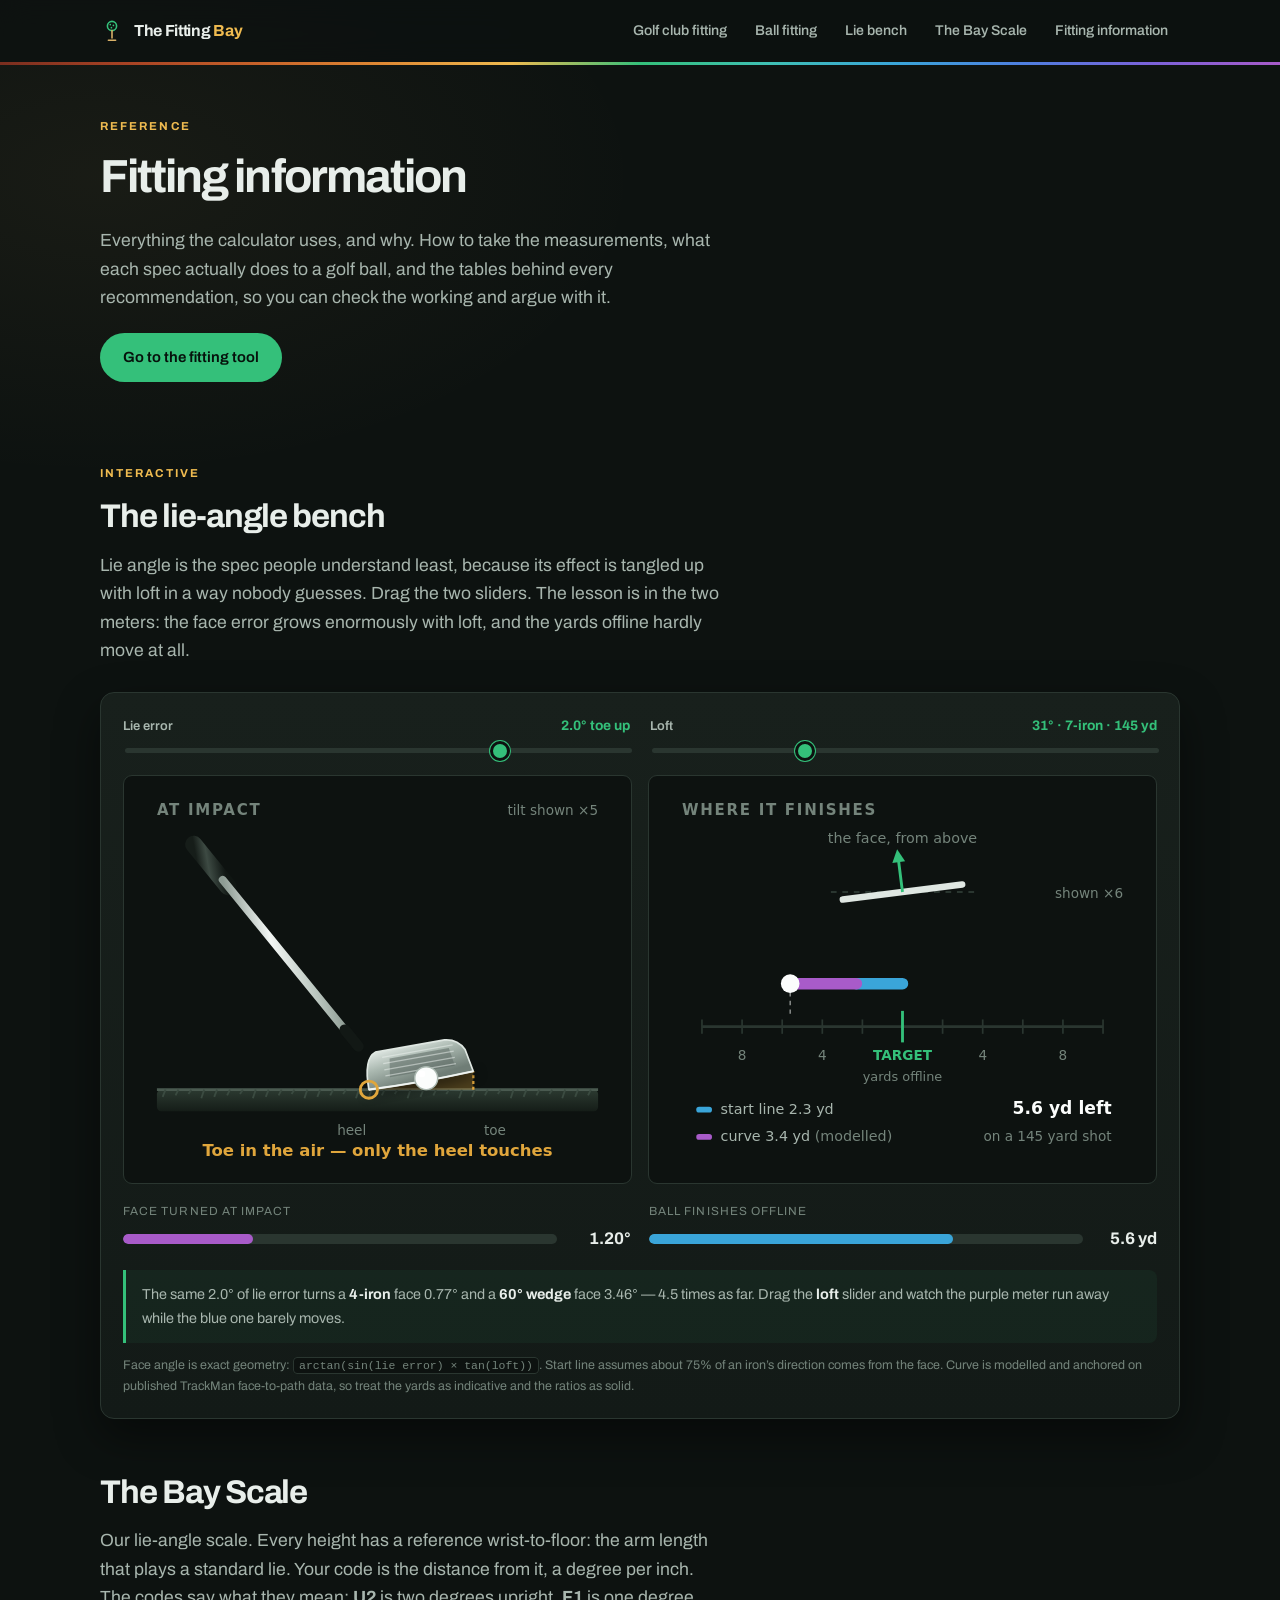
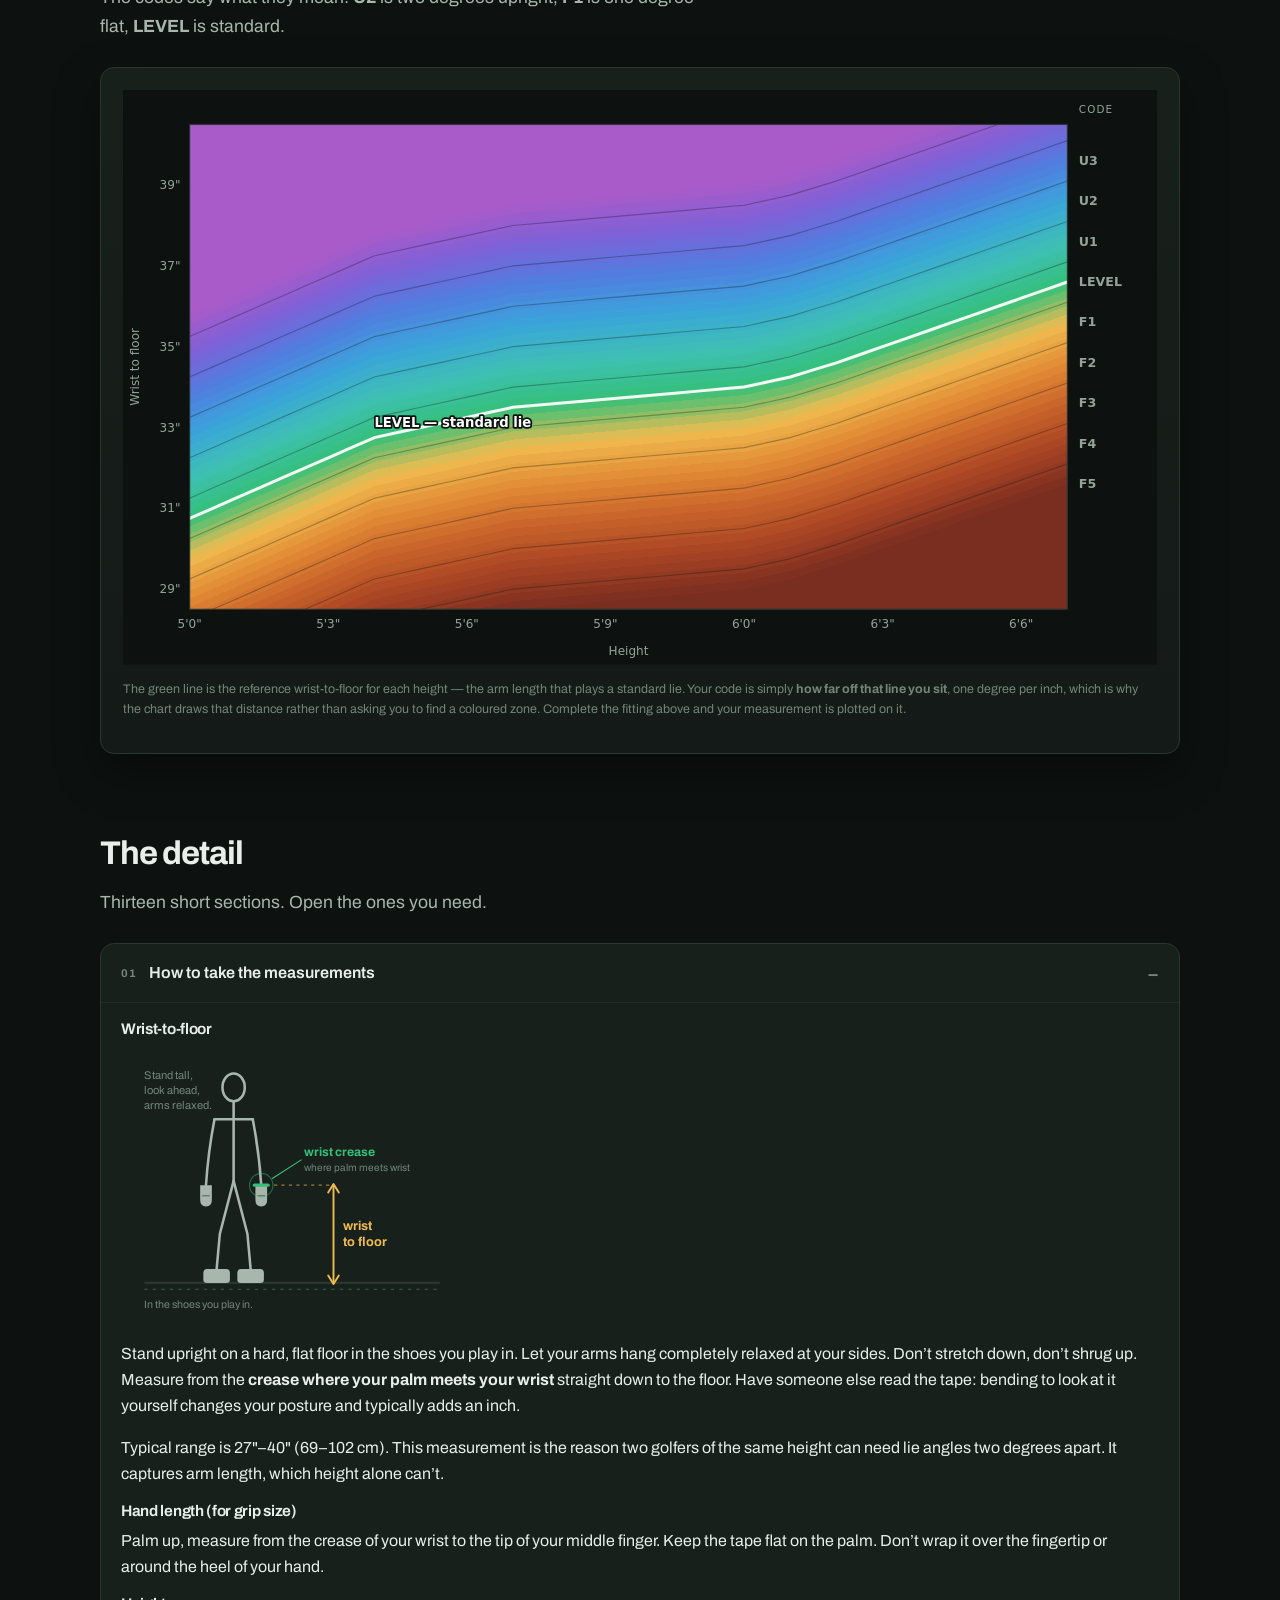
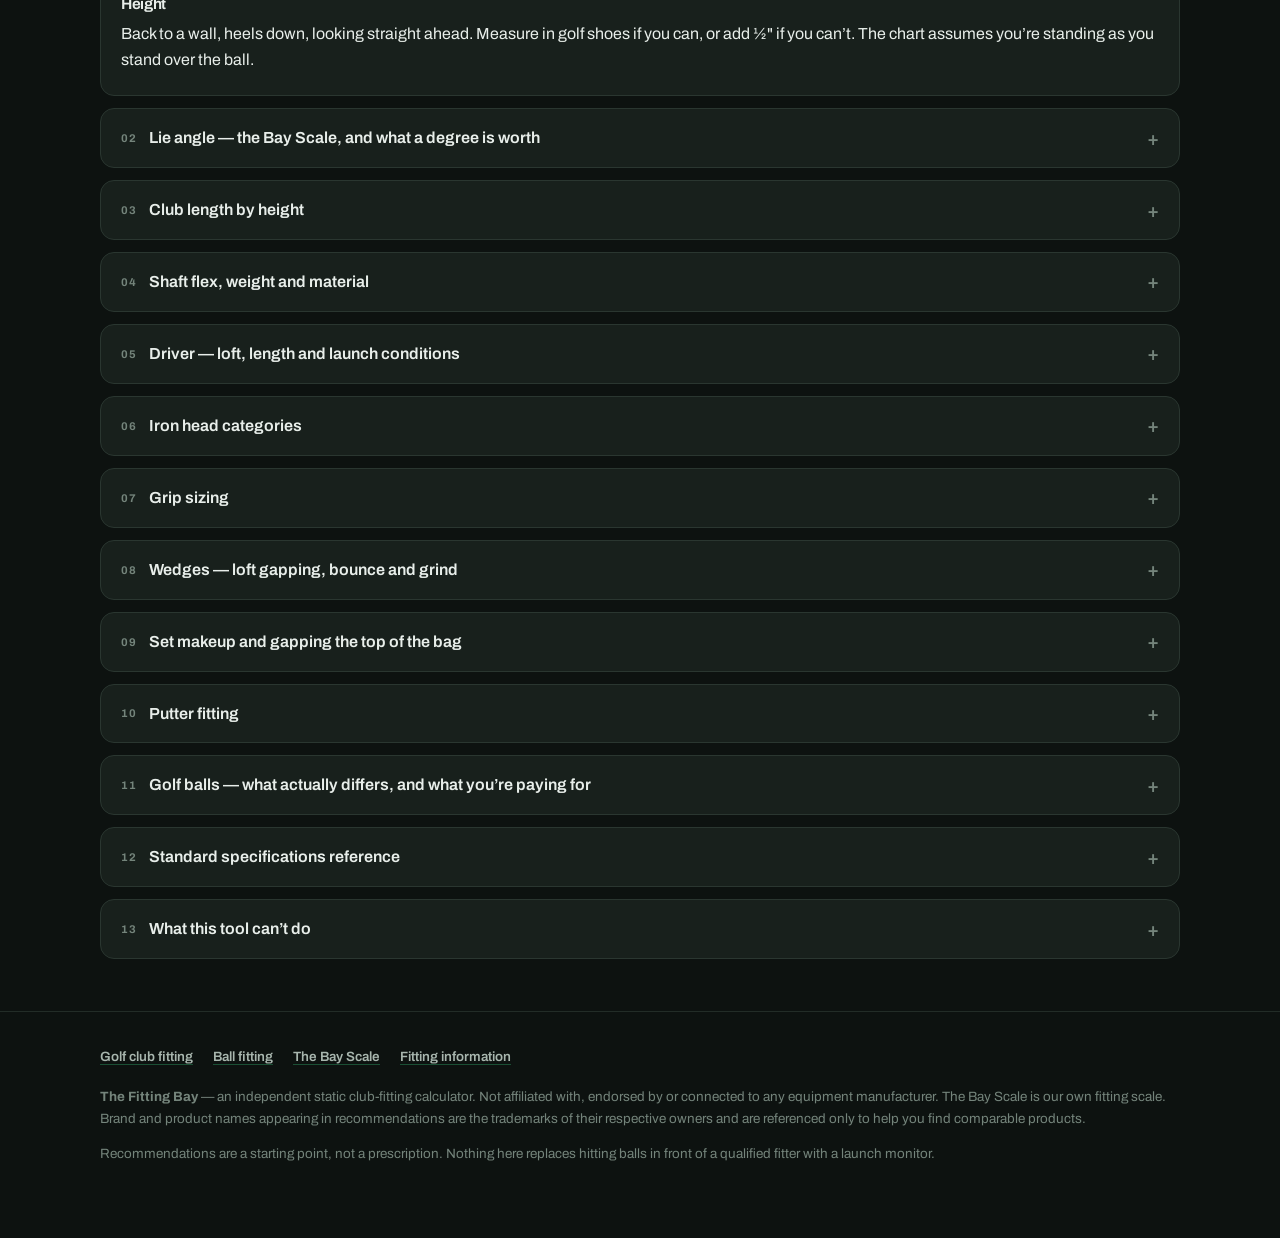
<file: fitting-information.html>
<!DOCTYPE html>
<html lang="en">
<head>
<meta charset="utf-8">
<meta name="viewport" content="width=device-width, initial-scale=1">
<title>Fitting Information — The Fitting Bay</title>
<meta name="description" content="How golf club fitting works: taking the measurements, lie angle and the Bay Scale, club length, shaft flex and weight, driver loft, iron heads, grips, wedge bounce and grind, set makeup, putter fitting and ball selection.">
<link rel="icon" href="favicon.svg?v=1" type="image/svg+xml">
<link rel="canonical" href="https://fittingbay.com/fitting-information.html">
<meta property="og:type" content="article">
<meta property="og:site_name" content="The Fitting Bay">
<meta property="og:url" content="https://fittingbay.com/fitting-information.html">
<meta property="og:title" content="Fitting information — The Fitting Bay">
<meta property="og:description" content="How golf club fitting works: taking the measurements, lie angle, club length, shaft flex and weight, driver loft, iron heads, grips, wedge bounce and grind, set makeup, putters and balls.">
<meta property="og:image" content="https://fittingbay.com/og-image.png">
<meta property="og:image:width" content="1200">
<meta property="og:image:height" content="630">
<meta name="twitter:card" content="summary_large_image">
<meta name="twitter:image" content="https://fittingbay.com/og-image.png">
<meta name="theme-color" content="#0d1210">
<script type="application/ld+json">
{
  "@context": "https://schema.org",
  "@type": "TechArticle",
  "headline": "Fitting information",
  "url": "https://fittingbay.com/fitting-information.html",
  "description": "How golf club fitting works: taking the measurements, lie angle, club length, shaft flex and weight, driver loft, iron heads, grips, wedge bounce and grind, set makeup, putters and balls.",
  "about": { "@type": "Thing", "name": "Golf club fitting" },
  "publisher": { "@type": "Organization", "name": "The Fitting Bay", "url": "https://fittingbay.com/" },
  "isAccessibleForFree": true
}
</script>
<link rel="preload" href="fonts/archivo-latin.woff2" as="font" type="font/woff2" crossorigin>
<link rel="stylesheet" href="css/styles.css?v=ac450035">
</head>
<body>

<a class="skip-link" href="#top">Skip to content</a>

<header class="site-header">
  <div class="wrap">
    <a class="brand" href="index.html">
      <svg width="24" height="24" viewBox="0 0 24 24" fill="none" aria-hidden="true">
        <circle cx="12" cy="7" r="4.6" stroke="#34c07a" stroke-width="1.6"/>
        <circle cx="10.3" cy="5.6" r=".85" fill="#34c07a"/><circle cx="13.4" cy="6.4" r=".85" fill="#34c07a"/>
        <circle cx="11.4" cy="8.7" r=".85" fill="#34c07a"/>
        <path d="M12 11.6V19M8.4 21.2h7.2" stroke="#d9b168" stroke-width="1.6" stroke-linecap="round"/>
      </svg>
      <span>The Fitting <i>Bay</i></span>
    </a>
    <nav class="site-nav">
      <a href="index.html#fit">Golf club fitting</a>
      <a href="ball-fitting.html">Ball fitting</a>
      <a href="#bench">Lie bench</a>
      <a href="#scale">The Bay Scale</a>
      <a href="#library">Fitting information</a>
    </nav>
  </div>
  <div class="spectrum-rule" aria-hidden="true"></div>
</header>

<main id="top">

  <div class="hero" style="padding:52px 0 26px">
    <div class="wrap">
      <p class="eyebrow">Reference</p>
      <h1 style="font-size:clamp(1.9rem,4vw,2.9rem)">Fitting information</h1>
      <p class="lede">Everything the calculator uses, and why. How to take the measurements, what each spec
        actually does to a golf ball, and the tables behind every recommendation, so you can check the
        working and argue with it.</p>
      <p style="margin-top:20px"><a class="btn btn-primary" href="index.html#fit">Go to the fitting tool</a></p>
    </div>
  </div>


  <!-- ================= LIE BENCH ================= -->
  <section id="bench">
    <div class="wrap">
      <div class="section-head">
        <p class="eyebrow">Interactive</p>
        <h2>The lie-angle bench</h2>
        <p class="lede">Lie angle is the spec people understand least, because its effect is tangled up with loft in
          a way nobody guesses. Drag the two sliders. The lesson is in the two meters: the face error grows
          enormously with loft, and the yards offline hardly move at all.</p>
      </div>
      <div class="panel" style="padding:22px" data-lie-bench></div>
    </div>
  </section>

  <!-- ================= THE SCALE ================= -->
  <section id="scale" style="padding-top:14px">
    <div class="wrap">
      <div class="section-head">
        <h2>The Bay Scale</h2>
        <p class="lede">Our lie-angle scale. Every height has a reference wrist-to-floor: the arm length that
          plays a standard lie. Your code is the distance from it, a degree per inch. The codes say what
          they mean: <b>U2</b> is two degrees upright, <b>F1</b> is one degree flat, <b>LEVEL</b> is standard.</p>
      </div>
      <div class="panel" style="padding:22px">
        <div id="chartFull"></div>
        <p class="tiny" style="margin-top:14px">The green line is the reference wrist-to-floor for each height &mdash;
          the arm length that plays a standard lie. Your code is simply <b>how far off that line you sit</b>, one
          degree per inch, which is why the chart draws that distance rather than asking you to find a coloured zone.
          Complete the fitting above and your measurement is plotted on it.</p>
      </div>
    </div>
  </section>

  <!-- ================= REFERENCE LIBRARY ================= -->
  <section id="library">
    <div class="wrap">
      <div class="section-head">
        <h2>The detail</h2>
        <p class="lede">Thirteen short sections. Open the ones you need.</p>
      </div>

      <details class="ref" open>
        <summary><span class="tag">01</span> How to take the measurements</summary>
        <div class="ref-body">
          <h4>Wrist-to-floor</h4>
          <div data-diagram="wtf" style="max-width:340px;margin:0 0 16px"></div>
          <p>Stand upright on a hard, flat floor in the shoes you play in. Let your arms hang completely relaxed at
            your sides. Don’t stretch down, don’t shrug up. Measure from the <b>crease where your palm meets your
            wrist</b> straight down to the floor. Have someone else read the tape: bending to look at it yourself
            changes your posture and typically adds an inch.</p>
          <p>Typical range is 27"–40" (69–102 cm). This measurement is the reason two golfers of the same height can
            need lie angles two degrees apart. It captures arm length, which height alone can’t.</p>
          <h4>Hand length (for grip size)</h4>
          <p>Palm up, measure from the crease of your wrist to the tip of your middle finger. Keep the tape flat on
            the palm. Don’t wrap it over the fingertip or around the heel of your hand.</p>
          <h4>Height</h4>
          <p>Back to a wall, heels down, looking straight ahead. Measure in golf shoes if you can, or add ½" if you
            can’t. The chart assumes you’re standing as you stand over the ball.</p>
        </div>
      </details>

      <details class="ref">
        <summary><span class="tag">02</span> Lie angle — the Bay Scale, and what a degree is worth</summary>
        <div class="ref-body">
          <p>Lie angle is the angle between the shaft and the ground when the sole sits flat. If it’s wrong, the sole
            isn’t flat at impact, the effective loft twists, and the ball starts offline before the face angle gets a
            say.</p>
          <p><b>Rule of thumb: every 1° of lie error costs you about 3 yards on a mid-iron.</b> Roughly a third of
            that’s the ball starting offline; the rest is the curve it puts on the shot, because the face is now
            closed or open to a path that hasn’t moved.</p>

          <h4>Why wedges punish it, and why the usual explanation is wrong</h4>
          <p>You’ll read everywhere that a lie error costs you more yards as loft goes up. It doesn’t. The yards
            are remarkably flat across the bag, because the bigger face error in a wedge is almost exactly cancelled
            by the shorter shot. What actually changes is the size of the face error itself:</p>
          <p class="formula">face change = arctan( sin(lie&nbsp;error) &times; tan(loft) )</p>
          <div class="table-scroll">
            <table>
              <thead><tr><th>Club</th><th class="num">Loft</th><th class="num">Carry</th>
                <th class="num">Face turned by 1° of lie error</th><th class="num">Offline</th>
                <th class="num">As % of the shot</th></tr></thead>
              <tbody id="lieTable"></tbody>
            </table>
          </div>
          <p class="small" style="margin-top:14px">A degree of lie error turns a 60° wedge face <b>four and a half
            times</b> as far as a 4-iron face. The ball finishes a similar distance offline either way, but as a
            share of the shot it’s nearly three times worse, on the club you’re trying to hit closest. That’s the
            real reason wedge lie matters, and it’s why a fitter checks your wedges separately from your set.</p>
          <p class="small">The face-angle figures are geometry and are exact. The yardages are modelled: start
            direction is about 75% face for an iron, and the curve is anchored on published TrackMan face-to-path
            data. Treat the yards as indicative and the ratios as solid.</p>

          <h4>How the Bay Scale works</h4>
          <p>Every height has a <b>reference wrist-to-floor</b>: the arm length that plays a standard lie. The scale
            is simply how far you sit from it:</p>
          <p class="formula">your wrist-to-floor &minus; reference for your height = <b>your code</b><br>
            <span class="tiny">1 inch of deviation = 1 degree of lie</span></p>
          <p>Measure high for your height and your arms are short: your hands sit high at address and the club needs
            to be more <b>upright</b> (U). Measure low and your arms are long: hands low, club needs to be
            <b>flatter</b> (F). Land on the reference and you’re <b>LEVEL</b>.</p>
          <p>The codes are the answer, not a lookup key. U2 <em>is</em> two degrees upright. We also report the
            unrounded figure, so you can see whether you sit in the middle of a band or on its edge, which is exactly
            the case where a fitter would test both.</p>

          <div class="table-scroll">
            <table>
              <thead><tr><th>Code</th><th>Lie vs standard</th><th>Wrist-to-floor</th><th>Miss it produces if this is <em>wrong</em> for you</th></tr></thead>
              <tbody id="codeTable"></tbody>
            </table>
          </div>
          <div class="note"><b>Too upright</b> → the toe sits up, the face points left at impact → <b>high pulls and
            hooks</b>. <b>Too flat</b> → the heel sits up, the face points right → <b>low pushes and slices</b>.
            That relationship is what a fitter is reading on a lie board.</div>
          <p class="small" style="margin-top:14px">Static charts get you a starting point. A dynamic fit — hitting off
            a lie board with impact tape on the sole — gets you the answer, because your posture and shaft droop at
            impact aren’t visible in a tape measurement. The two commonly differ by one step on the scale.</p>
        </div>
      </details>

      <details class="ref">
        <summary><span class="tag">03</span> Club length by height</summary>
        <div class="ref-body">
          <p>Length comes from height, in the half-inch steps club builders actually work in:</p>
          <div class="table-scroll">
            <table>
              <thead><tr><th>Height</th><th>Height (cm)</th><th class="num">Length adjustment</th></tr></thead>
              <tbody>
                <tr><td>5'0" – 5'1"</td><td>151–155</td><td class="num">−1½"</td></tr>
                <tr><td>5'2" – 5'3"</td><td>156–160</td><td class="num">−1"</td></tr>
                <tr><td>5'4" – 5'6"</td><td>161–168</td><td class="num">−½"</td></tr>
                <tr><td>5'7" – 6'0"</td><td>169–183</td><td class="num"><b>Standard</b></td></tr>
                <tr><td>6'1" – 6'3"</td><td>184–191</td><td class="num">+½"</td></tr>
                <tr><td>6'4" – 6'5"</td><td>192–196</td><td class="num">+1"</td></tr>
                <tr><td>6'6" – 6'7"</td><td>197–201</td><td class="num">+1½"</td></tr>
              </tbody>
            </table>
          </div>
          <p class="small" style="margin-top:14px">A second, independent opinion comes from wrist-to-floor alone:
            under 32" suggests −1", 32"–34" suggests −½", 34"–36" is standard, 36"–37.5" suggests +½", above 37.5"
            suggests +1". When the two disagree it means your arms are long or short for your height, and the tool
            says so rather than hiding it.</p>
          <div class="note">Changing length changes lie, and by more than most people expect. The clubmaking rule is
            <b>1° for every ½" of length</b>, so an inch is worth two degrees. A <b>longer</b> club plays
            <b>more upright</b>, because soling it with your hands at the same height lifts the toe; a shorter club
            plays flatter. That’s why "just get them cut down" is rarely just that: take an inch off and you’ve
            also moved the lie two degrees flat, which is two full steps on the Bay Scale. A good builder bends the
            set back; a cheap job doesn’t.</div>
        </div>
      </details>

      <details class="ref">
        <summary><span class="tag">04</span> Shaft flex, weight and material</summary>
        <div class="ref-body">
          <h4>Flex by driver clubhead speed</h4>
          <div class="table-scroll">
            <table>
              <thead><tr><th>Driver speed</th><th>Flex</th><th>Rough driver carry</th></tr></thead>
              <tbody>
                <tr><td>Under 72 mph</td><td>L — Ladies</td><td>Under 150 yd</td></tr>
                <tr><td>72–83 mph</td><td>A — Senior / Light</td><td>150–185 yd</td></tr>
                <tr><td>84–96 mph</td><td>R — Regular</td><td>185–220 yd</td></tr>
                <tr><td>97–104 mph</td><td>S — Stiff</td><td>220–250 yd</td></tr>
                <tr><td>105 mph and up</td><td>X — Extra Stiff</td><td>250 yd+</td></tr>
              </tbody>
            </table>
          </div>
          <h4 style="margin-top:20px">Flex by 7-iron carry, if you’ve no launch monitor</h4>
          <p class="small">Roughly: 130–145 yd → A; 145–160 yd → R; 160–175 yd → S; 175 yd+ → X. Less reliable than a
            speed reading, because carry distance mixes clubhead speed with how well you strike it.</p>
          <h4 style="margin-top:20px">Weight matters more than the letter</h4>
          <p>Flex isn’t standardised. One brand's S plays like another brand's R, and the same shaft in two weights
            behaves like two different shafts. Weight is what drives your tempo, your ability to find the centre of
            the face, and your consistency swing to swing.</p>
          <div class="table-scroll">
            <table>
              <thead><tr><th>Shaft</th><th>Typical weight range</th><th>Suits</th></tr></thead>
              <tbody>
                <tr><td>Driver graphite</td><td>40–80 g</td><td>Lighter for slower/smoother; heavier for fast, aggressive transitions</td></tr>
                <tr><td>Iron graphite</td><td>50–105 g</td><td>7-iron speed under 70 mph, age 60+, joint issues, or deliberate weight reduction</td></tr>
                <tr><td>Iron steel</td><td>95–130 g</td><td>7-iron speed 70 mph and up; more feedback and a tighter dispersion</td></tr>
              </tbody>
            </table>
          </div>
          <p class="small" style="margin-top:14px">Tempo overrides the chart at the edges. A fast, aggressive
            transition loads a shaft like extra speed does; a slow, smooth one unloads it. If you’re within a few mph
            of a flex boundary, tempo decides which side you land on.</p>
          <p class="small">It’s common and correct to play one flex softer in irons than in the driver. Iron shafts
            load differently and the shorter length makes the same flex play stiffer.</p>
        </div>
      </details>

      <details class="ref">
        <summary><span class="tag">05</span> Driver — loft, length and launch conditions</summary>
        <div class="ref-body">
          <div class="table-scroll">
            <table>
              <thead><tr><th>Driver speed</th><th class="num">Starting loft</th><th>Target launch</th><th>Target spin</th></tr></thead>
              <tbody>
                <tr><td>Under 75 mph</td><td class="num">12°–13.5°</td><td>15°–17°</td><td>2,800–3,400 rpm</td></tr>
                <tr><td>75–85 mph</td><td class="num">11.5°–12.5°</td><td>14°–16°</td><td>2,600–3,200 rpm</td></tr>
                <tr><td>85–95 mph</td><td class="num">10.5°–11.5°</td><td>13°–16°</td><td>2,400–2,900 rpm</td></tr>
                <tr><td>95–105 mph</td><td class="num">9.5°–10.5°</td><td>12°–15°</td><td>2,100–2,600 rpm</td></tr>
                <tr><td>105 mph +</td><td class="num">8.5°–9.5°</td><td>10°–14°</td><td>1,700–2,300 rpm</td></tr>
              </tbody>
            </table>
          </div>
          <div class="note" style="margin-top:16px"><b>Angle of attack changes everything.</b> Two golfers at the same
            speed can need three degrees of different loft. Hitting <em>down</em> on the driver costs launch and adds
            spin. You need more loft to compensate. Hitting <em>up</em> (+3° to +5° is the tour ideal) adds launch
            for free, so you can play less loft and get more carry from the same speed.</div>
          <h4 style="margin-top:20px">Length</h4>
          <p>Stock drivers ship at 45.5"–45.75". Tour average is closer to 44.5"–45". Shortening a driver costs
            roughly 2–3 yards of theoretical distance and usually returns more than that in centre-face contact,
            because the face is only about 4" wide and it’s much easier to find the middle of it with a shorter club.
            If you’re choosing between the two, take the shorter one.</p>
        </div>
      </details>

      <details class="ref">
        <summary><span class="tag">06</span> Iron head categories</summary>
        <div class="ref-body">
          <div class="table-scroll">
            <table>
              <thead><tr><th>Category</th><th>Typical handicap</th><th>Character</th></tr></thead>
              <tbody>
                <tr><td>Players / muscle-back</td><td>0–4</td><td>Minimal offset, thin topline, small head. Maximum feedback and workability, no forgiveness.</td></tr>
                <tr><td>Players cavity</td><td>0–9</td><td>Compact but perimeter weighted. Feedback with a safety net.</td></tr>
                <tr><td>Players distance</td><td>5–18</td><td>Compact look, hollow body or forged face, strong lofts. Distance in a clean package.</td></tr>
                <tr><td>Game improvement</td><td>12–27</td><td>Wide sole, low CG, real offset. Gets the ball up and rescues the heel and thin strikes.</td></tr>
                <tr><td>Super game improvement</td><td>25+</td><td>Maximum sole width, hybrid-like long irons, most offset. Built to make a bad strike playable.</td></tr>
              </tbody>
            </table>
          </div>
          <p class="small" style="margin-top:14px">Offset is the quiet variable here. More offset gives the face a
            fraction more time to square up and moves the CG back: genuinely helpful if you miss right, mildly
            annoying if you miss left.</p>
        </div>
      </details>

      <details class="ref">
        <summary><span class="tag">07</span> Grip sizing</summary>
        <div class="ref-body">
          <div class="table-scroll">
            <table>
              <thead><tr><th>Hand length</th><th>Glove (men's)</th><th>Grip size</th><th class="num">Diameter vs standard</th></tr></thead>
              <tbody>
                <tr><td>Under 6.9"</td><td>Small</td><td>Undersize</td><td class="num">−1/64"</td></tr>
                <tr><td>6.9" – 7.6"</td><td>M / ML</td><td>Standard</td><td class="num">baseline</td></tr>
                <tr><td>7.6" – 8.25"</td><td>L / XL</td><td>Midsize</td><td class="num">+1/16"</td></tr>
                <tr><td>Over 8.25"</td><td>XL / XXL</td><td>Jumbo / Oversize</td><td class="num">+1/8"</td></tr>
              </tbody>
            </table>
          </div>
          <div class="note" style="margin-top:16px">Grip size is a ball-flight tool, not just a comfort one.
            <b>Bigger grips</b> quieten the hands and slow face rotation. They help a hook. <b>Smaller grips</b> let
            the hands release. They help a slice. If your measurement and your miss disagree, the miss usually wins.</div>
          <p class="small" style="margin-top:14px">Build-up tape adds diameter at the butt but not much in the
            lower-hand area, so two wraps isn’t the same as a true midsize grip. And grip weight counts: going from a
            50 g grip to a 66 g midsize changes swing weight by about two points.</p>
        </div>
      </details>

      <details class="ref">
        <summary><span class="tag">08</span> Wedges — loft gapping, bounce and grind</summary>
        <div class="ref-body">
          <h4>Gapping</h4>
          <p>Space your wedges <b>4–6° apart</b>, which is roughly 10–15 yards. Start from your actual pitching wedge
            loft, not from a nominal "PW". If your set PW is 43°, a 56° sand wedge leaves a 13° hole. You need
            something around 48° and 52° in between.</p>
          <h4 style="margin-top:20px">Bounce</h4>
          <div class="table-scroll">
            <table>
              <thead><tr><th>Bounce</th><th>Suits</th><th>Fails when</th></tr></thead>
              <tbody>
                <tr><td>Low, 4–8°</td><td>Shallow attack angle, firm turf, tight lies, links golf</td><td>Soft turf or a steep swing — the leading edge digs</td></tr>
                <tr><td>Mid, 8–12°</td><td>Neutral attack angle, normal turf. The safest default.</td><td>Extremes in either direction</td></tr>
                <tr><td>High, 12°+</td><td>Steep attack angle, deep divots, soft turf, soft sand</td><td>Very tight, firm lies — the sole bounces into the ball and you thin it</td></tr>
              </tbody>
            </table>
          </div>
          <h4 style="margin-top:20px">Grind</h4>
          <p>Grind is where material has been removed from the heel, toe or trailing edge of the sole. More relief
            lets you open the face without the leading edge lifting off the turf, which is what makes flop shots and
            short-sided lobs possible. Less relief gives you a wider, more supportive sole. If you’re not routinely
            opening the face, a full or mid sole will serve you better than a heavily ground one.</p>
        </div>
      </details>

      <details class="ref">
        <summary><span class="tag">09</span> Set makeup and gapping the top of the bag</summary>
        <div class="ref-body">
          <p>You’re allowed 14 clubs. The job is to cover every distance from your wedge floor to your driver with
            even gaps, and the place that always goes wrong is the top of the bag.</p>
          <div class="table-scroll">
            <table>
              <thead><tr><th>Driver speed</th><th>Longest iron worth carrying</th><th>Fill the rest with</th></tr></thead>
              <tbody>
                <tr><td>Under 82 mph</td><td>7-iron</td><td>3W/5W/7W plus 4H, 5H, 6H</td></tr>
                <tr><td>82–92 mph</td><td>6-iron</td><td>3W, 5W, 4H, 5H</td></tr>
                <tr><td>92–102 mph</td><td>5-iron</td><td>3W, 5W or 3H, 4H</td></tr>
                <tr><td>102 mph +</td><td>4-iron (or a driving iron)</td><td>3W, 5W or 3H</td></tr>
              </tbody>
            </table>
          </div>
          <div class="note" style="margin-top:16px">The honest test for any long iron: from a flat fairway lie, do you
            hit it well at least half the time? If not, that slot belongs to a hybrid or a fairway wood. A hybrid
            launches higher, holds greens better and is far easier out of rough. The only thing you give up is the
            ability to flight it down.</div>
        </div>
      </details>

      <details class="ref">
        <summary><span class="tag">10</span> Putter fitting</summary>
        <div class="ref-body">
          <div class="table-scroll">
            <table>
              <thead><tr><th>Height</th><th class="num">Putter length</th><th class="num">Typical lie</th></tr></thead>
              <tbody>
                <tr><td>Under 5'2"</td><td class="num">32"</td><td class="num">69°</td></tr>
                <tr><td>5'2" – 5'5"</td><td class="num">32.5"</td><td class="num">69°</td></tr>
                <tr><td>5'5" – 5'8"</td><td class="num">33"</td><td class="num">70°</td></tr>
                <tr><td>5'8" – 5'11"</td><td class="num">34"</td><td class="num">70°</td></tr>
                <tr><td>5'11" – 6'2"</td><td class="num">34.5"</td><td class="num">70°</td></tr>
                <tr><td>6'2" – 6'5"</td><td class="num">35"</td><td class="num">71°</td></tr>
                <tr><td>Over 6'5"</td><td class="num">35.5"</td><td class="num">71°</td></tr>
              </tbody>
            </table>
          </div>
          <p class="small" style="margin-top:14px">Adjust for arm length: long arms for your height means your hands
            hang lower, which means a shorter putter. Most off-the-rack putters are 34"–35" because that’s what sells,
            not because that’s what fits. A lot of golfers are playing a putter an inch too long and standing too
            upright to compensate.</p>
          <h4 style="margin-top:20px">Head style and toe hang</h4>
          <div class="table-scroll">
            <table>
              <thead><tr><th>Stroke</th><th>Toe hang</th><th>Head</th></tr></thead>
              <tbody>
                <tr><td>Straight back, straight through</td><td>Face-balanced (0°)</td><td>High-MOI mallet</td></tr>
                <tr><td>Slight arc</td><td>20°–35°</td><td>Mid-mallet or wide blade</td></tr>
                <tr><td>Strong arc</td><td>45°+</td><td>Heel-shafted blade</td></tr>
              </tbody>
            </table>
          </div>
          <p class="small" style="margin-top:14px">The check that beats every chart: set up comfortably, let your arms
            hang, and look at the sole. It should sit flat. If the toe is in the air the putter is too long or too
            upright for you, and a toe-up putter pushes putts right.</p>
        </div>
      </details>

      <details class="ref">
        <summary><span class="tag">11</span> Golf balls &mdash; what actually differs, and what you&rsquo;re paying for</summary>
        <div class="ref-body">
          <p>The ball is the only thing you use on every shot, and it&rsquo;s the cheapest equipment decision you&rsquo;ll
            make. It&rsquo;s also the one with the most marketing attached to it, so it&rsquo;s worth separating what
            robot testing repeatedly finds from what the box says.</p>

          <h4>Compression is the wrong axis</h4>
          <p>Nearly every chart you&rsquo;ll find online bands balls by compression against swing speed, on the theory
            that a slower swing can&rsquo;t compress a firm ball. <b>This site used to carry that chart too, and it was
            wrong.</b> Tested at an 86&nbsp;mph driver, the fastest balls were the firmer ones, and the longest ball in
            the field on total distance was a premium tour ball. Soft is slow. It has been the same finding across
            five years of large-scale testing.</p>
          <p>What compression genuinely changes is <b>feel</b>. If you like a soft click off the putter, that&rsquo;s a
            real preference and worth having. It just isn&rsquo;t a distance argument.</p>

          <h4>The cover is the axis that matters</h4>
          <p>There are two of them in practice. <b>Urethane</b> is softer, grips the grooves and spins more on short
            shots. <b>Ionomer</b> (often branded Surlyn) is harder, cheaper and more durable.</p>
          <p>On full shots the firmer ionomer balls keep up with urethane more closely than the price gap suggests.
            The difference shows up in two places:</p>
          <ul>
            <li><b>Around the green.</b> This is what the extra money buys, and it&rsquo;s most of what it buys.</li>
            <li><b>In the wet.</b> The gap widens sharply. On a wet full wedge, ionomer balls gave up roughly a third
              of their spin. Urethane gave up about a tenth. If you play soft, wet turf, that alone can justify the
              cover.</li>
          </ul>

          <h4>Price buys spin. It barely buys distance</h4>
          <p>Across a test of 48 balls, price and greenside spin tracked each other closely while price and driver
            distance did not. At slower swing speeds the distance gap between the cheapest and the dearest ball all
            but disappears. So the honest question isn&rsquo;t &ldquo;can I afford a tour ball?&rdquo; but
            <b>&ldquo;do I hit enough wedge shots that I expect to stop?&rdquo;</b> If most of your approaches run
            onto the green, you&rsquo;re buying something you aren&rsquo;t using.</p>

          <h4>Two things that surprise people</h4>
          <ul>
            <li><b>At slow speeds a cheaper ball makes some of its distance back on the ground.</b> About 15% of total
              distance happens as roll at slow speeds against about 10% at high speed, and ionomer rolls out further.
              So ionomer can win on total while urethane wins on carry. If you play in the air to a soft green, carry
              is the number that matters to you.</li>
            <li><b>Iron distance isn&rsquo;t a speed story, it&rsquo;s a spin story.</b> From the fastest ball to the
              slowest, 7-iron ball speed varied by about 1.5&nbsp;mph. Distance varied by more than ten yards. The
              balls that carried furthest were the ones that kept spin down, not the ones that came off the face
              fastest.</li>
          </ul>

          <h4>How to actually choose one</h4>
          <p>Not on the range. The difference between these balls lives in chipping and pitching, where you can feel
            it immediately and for the price of a few sleeves. Buy three, hit twenty chips with each from the same
            lie, and keep the one that behaves the way you expect. That test costs less than a round and tells you
            more than any chart, including this one.</p>

          <div class="note">The ball recommendation in the fitting tool uses your speed, your skill level, your miss
            pattern and your turf conditions, and it shows you all three price tiers rather than only the one it
            picks. What the money buys is a known trade-off, so it seemed wrong to make that choice for you.</div>

          <p class="small" style="margin-top:16px"><b>Source.</b> The findings above come from
            <a href="https://mygolfspy.com/buyers-guides/golf-balls/2026-mygolfspy-golf-ball-test/" rel="noopener">MyGolfSpy&rsquo;s
            2026 golf ball test</a>, which put 48 models through robot testing at three swing speeds with a driver, a
            7-iron and wedges, including wet and dry full wedge shots. We&rsquo;ve used what their testing found and
            written it in our own words. The measured data is theirs and stays on their site &mdash; if you want the
            numbers, the rankings or the model-by-model detail, go and read it there. We have no commercial
            relationship with them and earn nothing from that link.</p>
        </div>
      </details>

      <details class="ref">
        <summary><span class="tag">12</span> Standard specifications reference</summary>
        <div class="ref-body">
          <p class="small">There’s no industry standard, so these vary by a quarter-inch and a degree between brands.
            They’re the baseline this tool applies your adjustments to.</p>
          <div class="table-scroll">
            <table>
              <thead><tr><th>Club</th><th class="num">Men's length</th><th class="num">Women's length</th><th class="num">Typical lie</th></tr></thead>
              <tbody id="stdTable"></tbody>
            </table>
          </div>
        </div>
      </details>

      <details class="ref">
        <summary><span class="tag">13</span> What this tool can’t do</summary>
        <div class="ref-body">
          <p>This is a <b>static</b> fitting. It measures your body and asks about your tendencies. That’s genuinely
            how a professional fitting starts, and for length, lie, grip size and set makeup it gets most golfers to
            within one increment of the right answer.</p>
          <p>What it can’t see:</p>
          <ul style="color:var(--ink-2)">
            <li><b>Your posture and shaft droop at impact.</b> Only a lie board and impact tape reveal these, and they
              are why a dynamic fit can land a full step away from the static one.</li>
            <li><b>Your actual launch, spin and dispersion.</b> Shaft profile — where a shaft is stiff along its
              length, and its torque — matters as much as the letter on it, and only a launch monitor can read it.</li>
            <li><b>Whether your ball flight is a swing fault or an equipment fault.</b> A slice caused by an open
              clubface won’t be fixed by an upright lie angle. Equipment can reduce a curve; it can’t remove the
              cause.</li>
            <li><b>Anything about a swing that’s actively changing.</b> If you’re mid-rebuild with a coach, fit the
              swing you’ll have, not the one you’ve this month.</li>
          </ul>
          <p style="margin-top:12px">Use this to walk into a fitting knowing what to ask for, and to sanity-check what
            you’re told.</p>
        </div>
      </details>

    </div>
  </section>

</main>

<footer class="site-footer">
  <div class="wrap">
    <nav class="footer-nav">
      <a href="index.html">Golf club fitting</a>
      <a href="ball-fitting.html">Ball fitting</a>
      <a href="index.html#chart">The Bay Scale</a>
      <a href="fitting-information.html">Fitting information</a>
    </nav>
    <p><b>The Fitting Bay</b> — an independent static club-fitting calculator. Not affiliated with, endorsed by or
      connected to any equipment manufacturer. The Bay Scale is our own fitting scale. Brand and product names
      appearing in recommendations are the trademarks of their respective owners and are referenced only to help you
      find comparable products.</p>
    <p>Recommendations are a starting point, not a prescription. Nothing here replaces hitting balls in front of a
      qualified fitter with a launch monitor.</p>
  </div>
</footer>

<script src="js/fitting-engine.js?v=0fe4d0cb"></script>
<script src="js/app.js?v=158d78b3"></script>
<script src="js/lie-bench.js?v=cfdf8049"></script>
</body>
</html>
</file>
<file: css/styles.css>
/* ==========================================================================
   The Fitting Bay — stylesheet
   ==========================================================================

   TYPE. Archivo, self-hosted, one variable file per style. It is chosen for
   its figures rather than its headlines, because almost everything on this
   site is a number: 37", 63.0 degrees, +1.3, 145 yd, #3EB8BF. A grotesque
   with unambiguous digits and real tabular figures matters more here than a
   characterful lowercase.

   Variable across 400-700, so every weight the site uses costs nothing extra
   over the one download. 35KB roman, 39KB italic, latin subset. No CDN and no
   build step: the files are in the repo and the page still opens from disk.

   COLOUR. The palette is the fitting scale. See below.
   ========================================================================== */

@font-face {
  font-family: 'Archivo';
  src: url('../fonts/archivo-latin.woff2') format('woff2');
  font-weight: 400 700;
  font-style: normal;
  font-display: swap;
}
@font-face {
  font-family: 'Archivo';
  src: url('../fonts/archivo-latin-italic.woff2') format('woff2');
  font-weight: 400 700;
  font-style: italic;
  font-display: swap;
}

:root {
  --bg:            #0d1210;
  --bg-2:          #131a17;
  --panel:         #18201c;
  --panel-2:       #1e2823;
  --line:          #2a3630;
  --line-soft:     #222c27;
  --ink:           #e8eeea;
  --ink-2:         #a8b6ae;
  --ink-3:         #74847b;
  --green:         #34c07a;   /* = Fairway, the LEVEL code */
  --green-deep:    #1f7d4d;
  --brass:         #efbb50;   /* = Gold, the F1 code */
  --brass-deep:    #a8823f;
  --red:           #e35d4f;
  --amber:         #e0a63c;
  --radius:        14px;
  --radius-sm:     9px;
  --shadow:        0 18px 45px rgba(0, 0, 0, .45);
  --maxw:          1120px;
  --sans: 'Archivo', ui-sans-serif, system-ui, -apple-system, "Segoe UI", Roboto, "Helvetica Neue", Arial, sans-serif;
  --mono: ui-monospace, SFMono-Regular, "SF Mono", Menlo, Consolas, "Liberation Mono", monospace;

  /* ---------- THE BAY SCALE ----------
     The site palette IS the fitting scale. These are the eleven codes the
     tool actually produces, so the colour on a section rule is the same
     colour a player can come out as. It is the one palette nobody else can
     copy without copying the scale underneath it.

     Note --green was already exactly Fairway; it had simply never been said.
     --brass is now Gold rather than an unrelated #d9b168, so both accents
     are derived rather than chosen. */
  --scale-rust:    #7A2E1F;   /* F5 */
  --scale-ember:   #A84324;   /* F4 */
  --scale-copper:  #C7622A;   /* F3 */
  --scale-amber:   #E08A34;   /* F2 */
  --scale-gold:    #EFBB50;   /* F1 */
  --scale-fairway: #34C07A;   /* LEVEL */
  --scale-teal:    #3FC0B4;   /* U1 */
  --scale-sky:     #3AA5D9;   /* U2 */
  --scale-cobalt:  #4F7FE0;   /* U3 */
  --scale-indigo:  #7B62D9;   /* U4 */
  --scale-violet:  #A85BC9;   /* U5 */

  --spectrum: linear-gradient(90deg,
    var(--scale-rust), var(--scale-ember), var(--scale-copper), var(--scale-amber),
    var(--scale-gold), var(--scale-fairway), var(--scale-teal), var(--scale-sky),
    var(--scale-cobalt), var(--scale-indigo), var(--scale-violet));
}

/* Numbers are the content here, so they line up by default rather than
   wherever a table happens to ask for it. */
body, input, select, button, table { font-variant-numeric: tabular-nums; }
/* Prose is the exception: proportional figures read better mid-sentence. */
p, li, .note, .why, .hint, .lede, .help { font-variant-numeric: normal; }

* { box-sizing: border-box; }

/* the hidden attribute must beat any flex/grid display rule below */
[hidden] { display: none !important; }

html { scroll-behavior: smooth; }

body {
  margin: 0;
  background:
    radial-gradient(1200px 620px at 78% -8%, rgba(52, 192, 122, .10), transparent 62%),
    radial-gradient(900px 500px at 8% 4%, rgba(217, 177, 104, .06), transparent 60%),
    var(--bg);
  color: var(--ink);
  font-family: var(--sans);
  font-size: 16px;
  line-height: 1.62;
  -webkit-font-smoothing: antialiased;
}

h1, h2, h3, h4 { line-height: 1.16; margin: 0 0 .5em; font-weight: 650; letter-spacing: -.02em; }
h1 { font-size: clamp(2.1rem, 5vw, 3.4rem); letter-spacing: -.035em; }
h2 { font-size: clamp(1.5rem, 3vw, 2.05rem); letter-spacing: -.03em; }
h3 { font-size: 1.16rem; }
h4 { font-size: .96rem; }
p  { margin: 0 0 1em; }
a  { color: var(--green); text-decoration-color: rgba(52,192,122,.35); text-underline-offset: 3px; }
a:hover { color: #56d494; }

.wrap { width: 100%; max-width: var(--maxw); margin: 0 auto; padding: 0 20px; }
.narrow { max-width: 760px; }

.eyebrow {
  font-size: .72rem; font-weight: 700; letter-spacing: .16em;
  text-transform: uppercase; color: var(--brass); margin: 0 0 .9rem;
}
.lede { font-size: 1.1rem; color: var(--ink-2); max-width: 62ch; }
.muted { color: var(--ink-2); }
.small { font-size: .86rem; }
.tiny  { font-size: .78rem; color: var(--ink-3); }

/* ---------- header ---------- */
.site-header {
  position: sticky; top: 0; z-index: 40;
  backdrop-filter: blur(14px);
  background: rgba(13, 18, 16, .82);
  border-bottom: 1px solid var(--line-soft);
}
.site-header .wrap { display: flex; align-items: center; gap: 22px; height: 62px; }
.brand { display: flex; align-items: center; gap: 10px; font-weight: 700; letter-spacing: -.02em; color: var(--ink); text-decoration: none; }
.brand svg { flex: none; }
.brand span i { font-style: normal; color: var(--brass); }
.site-nav { margin-left: auto; display: flex; gap: 4px; flex-wrap: wrap; }
.site-nav a {
  color: var(--ink-2); text-decoration: none; font-size: .88rem; font-weight: 550;
  padding: 7px 12px; border-radius: 999px;
}
.site-nav a:hover { color: var(--ink); background: var(--panel-2); }

/* ---------- hero ---------- */
.hero { padding: 68px 0 40px; }
.hero-split .wrap { display: grid; grid-template-columns: minmax(0, 1fr) minmax(0, 470px); gap: 20px 54px; align-items: center; }
.hero-copy { min-width: 0; }
.hero h1 span { color: var(--green); }
/* The chart is the best-looking thing we own and it used to sit 900px down the
   page. It fills the dead right-hand column and shows what the tool is before
   anyone has read a word. */
.hero-figure { min-width: 0; margin: 0; }
.hero-figure .panel { padding: 14px; }
.hero-figure figcaption { font-size: .76rem; color: var(--ink-3); margin-top: 11px; line-height: 1.5; }
.hero-figure figcaption b { color: var(--ink-2); font-weight: 600; }
.hero-stats { display: flex; flex-wrap: wrap; gap: 26px; margin-top: 30px; }
.hero-stats div { border-left: 2px solid var(--green-deep); padding-left: 13px; }
.hero-stats b { display: block; font-size: 1.5rem; letter-spacing: -.02em; }
.hero-stats span { font-size: .78rem; color: var(--ink-3); text-transform: uppercase; letter-spacing: .1em; }

/* ---------- generic surfaces ---------- */
.panel {
  background: linear-gradient(180deg, var(--panel), var(--bg-2));
  border: 1px solid var(--line);
  border-radius: var(--radius);
  box-shadow: var(--shadow);
}
section { padding: 40px 0; }
.section-head { margin-bottom: 26px; }

/* ---------- wizard ---------- */
.wizard { padding: 0; overflow: hidden; }
.wizard-top { padding: 22px 26px 0; border-bottom: 1px solid var(--line-soft); }
.progress-track { display: flex; gap: 6px; margin: 14px 0 0; padding-bottom: 18px; }
.progress-track i {
  flex: 1; height: 4px; border-radius: 3px; background: var(--line);
  transition: background .3s ease;
}
.progress-track i.done { background: var(--green-deep); }
.progress-track i.now  { background: var(--green); }
.step-meta { display: flex; justify-content: space-between; align-items: baseline; gap: 14px; }
.step-meta .count { font-size: .74rem; letter-spacing: .14em; text-transform: uppercase; color: var(--ink-3); white-space: nowrap; }

.step { display: none; padding: 26px; }
.step.active { display: block; animation: fade .28s ease; }
@keyframes fade { from { opacity: 0; transform: translateY(6px); } to { opacity: 1; transform: none; } }
.step h3 { margin-bottom: .25em; }
.step > p.help { color: var(--ink-2); font-size: .93rem; margin-bottom: 22px; }

.field-grid { display: grid; grid-template-columns: repeat(auto-fit, minmax(215px, 1fr)); gap: 18px; }
.field { display: flex; flex-direction: column; gap: 7px; }
.field label { font-size: .82rem; font-weight: 620; letter-spacing: .01em; color: var(--ink); }
.field .hint { font-size: .78rem; color: var(--ink-3); line-height: 1.45; }
.field-wide { grid-column: 1 / -1; }

input[type="number"], input[type="text"], select {
  width: 100%; padding: 11px 13px;
  background: var(--bg); color: var(--ink);
  border: 1px solid var(--line); border-radius: var(--radius-sm);
  font: inherit; font-size: .95rem;
}
input:focus, select:focus {
  outline: none; border-color: var(--green);
  box-shadow: 0 0 0 3px rgba(52, 192, 122, .16);
}
input::placeholder { color: var(--ink-3); }
select { appearance: none; background-image: linear-gradient(45deg, transparent 50%, var(--ink-3) 50%), linear-gradient(135deg, var(--ink-3) 50%, transparent 50%); background-position: calc(100% - 19px) 50%, calc(100% - 14px) 50%; background-size: 5px 5px, 5px 5px; background-repeat: no-repeat; padding-right: 34px; }

.dual { display: grid; grid-template-columns: 1fr 1fr; gap: 10px; }

/* segmented option cards */
.opts { display: grid; grid-template-columns: repeat(auto-fit, minmax(150px, 1fr)); gap: 10px; }
.opts.two { grid-template-columns: repeat(auto-fit, minmax(210px, 1fr)); }
.opt { position: relative; }
.opt input { position: absolute; opacity: 0; pointer-events: none; }
.opt span {
  display: block; cursor: pointer; padding: 11px 13px;
  border: 1px solid var(--line); border-radius: var(--radius-sm);
  background: var(--bg); font-size: .9rem; font-weight: 560;
  transition: border-color .16s, background .16s, transform .16s;
}
.opt span em { display: block; font-style: normal; font-weight: 400; font-size: .78rem; color: var(--ink-3); margin-top: 3px; line-height: 1.4; }
.opt span:hover { border-color: var(--ink-3); }
.opt input:checked + span {
  border-color: var(--green); background: rgba(52, 192, 122, .1);
  box-shadow: inset 0 0 0 1px rgba(52,192,122,.35);
}
.opt input:focus-visible + span { box-shadow: 0 0 0 3px rgba(52,192,122,.25); }

.unit-toggle { display: inline-flex; border: 1px solid var(--line); border-radius: 999px; overflow: hidden; }
.unit-toggle label { position: relative; }
.unit-toggle input { position: absolute; opacity: 0; }
.unit-toggle span { display: block; padding: 6px 16px; font-size: .8rem; cursor: pointer; color: var(--ink-2); font-weight: 600; }
.unit-toggle input:checked + span { background: var(--green); color: #08130d; }

.step-nav { display: flex; gap: 10px; align-items: center; padding: 0 26px 26px; }
.step-nav .spacer { flex: 1; }

.btn {
  display: inline-flex; align-items: center; gap: 8px; justify-content: center;
  padding: 12px 22px; border-radius: 999px; border: 1px solid transparent;
  font: inherit; font-size: .92rem; font-weight: 640; cursor: pointer;
  transition: transform .12s ease, background .16s, border-color .16s;
}
.btn:active { transform: translateY(1px); }
.btn-primary { background: var(--green); color: #06120c; }
.btn-primary:hover { background: #48d68e; }
.btn-ghost { background: transparent; border-color: var(--line); color: var(--ink-2); }
.btn-ghost:hover { border-color: var(--ink-3); color: var(--ink); }
.btn-brass { background: var(--brass); color: #1a1305; }
.btn-brass:hover { background: #e6c07c; }
.btn[disabled] { opacity: .45; cursor: not-allowed; }

.err { color: var(--red); font-size: .84rem; margin: 0 26px 14px; min-height: 1.2em; }

/* ---------- results ---------- */
#results { display: none; }
#results.show { display: block; }

.verdict {
  display: grid; grid-template-columns: minmax(0, 1.15fr) minmax(0, 1fr);
  gap: 0; overflow: hidden; margin-bottom: 24px;
}
.verdict-main { padding: 30px; }
.dot-badge {
  display: inline-flex; align-items: center; gap: 12px;
  padding: 10px 20px 10px 12px; border-radius: 999px;
  background: var(--bg); border: 1px solid var(--line); margin-bottom: 18px;
}
.dot-badge .dot {
  width: 34px; height: 34px; border-radius: 50%;
  border: 2px solid rgba(255,255,255,.22); flex: none;
}
/* Bay Scale code chip */
.code-chip {
  flex: none; display: inline-grid; place-items: center;
  min-width: 52px; height: 38px; padding: 0 10px;
  border-radius: 9px; font-weight: 800; font-size: 1.02rem;
  letter-spacing: .04em; box-shadow: inset 0 0 0 1px rgba(255,255,255,.18);
}
.code-chip.sm { min-width: 40px; height: 26px; font-size: .8rem; border-radius: 6px; }
.dot-badge b { font-size: 1.15rem; letter-spacing: -.02em; }
.dot-badge em { font-style: normal; color: var(--ink-2); font-size: .86rem; display: block; margin-top: -2px; }

/* auto-fit left a 3 + 1 orphan at most column widths. Two clean cases
   instead: 2 x 2, or 4 across when there is genuinely room. */
.spec-row { display: grid; grid-template-columns: repeat(2, minmax(0, 1fr)); gap: 2px; background: var(--line-soft); border-radius: var(--radius-sm); overflow: hidden; }
@media (min-width: 1080px) { .spec-row { grid-template-columns: repeat(4, minmax(0, 1fr)); } }
.spec-cell { background: var(--panel-2); padding: 14px 16px; }
.spec-cell span { display: block; font-size: .7rem; letter-spacing: .12em; text-transform: uppercase; color: var(--ink-3); margin-bottom: 4px; }
.spec-cell b { font-size: 1.22rem; letter-spacing: -.02em; display: block; }
.spec-cell i { font-style: normal; font-size: .78rem; color: var(--ink-3); }

.verdict-chart { background: var(--bg); border-left: 1px solid var(--line); padding: 22px; display: flex; flex-direction: column; }
.verdict-chart h4 { color: var(--ink-2); font-size: .74rem; letter-spacing: .13em; text-transform: uppercase; margin-bottom: 12px; }
.verdict-chart svg { width: 100%; height: auto; display: block; }

.cards { display: grid; grid-template-columns: repeat(auto-fit, minmax(320px, 1fr)); gap: 18px; }
.card { padding: 24px; }
.card h3 { display: flex; align-items: center; gap: 9px; margin-bottom: 14px; }
.card h3 .ico { width: 26px; height: 26px; border-radius: 7px; background: rgba(52,192,122,.14); color: var(--green); display: grid; place-items: center; font-size: .78rem; flex: none; }
.card .kv { display: flex; justify-content: space-between; gap: 16px; padding: 9px 0; border-bottom: 1px dashed var(--line-soft); font-size: .92rem; }
.card .kv:last-of-type { border-bottom: 0; }
.card .kv span { color: var(--ink-2); }
.card .kv b { text-align: right; font-weight: 620; }
.card .why { font-size: .88rem; color: var(--ink-2); margin-top: 14px; padding-top: 14px; border-top: 1px solid var(--line-soft); }
.card ul { margin: 12px 0 0; padding-left: 18px; font-size: .88rem; color: var(--ink-2); }
.card ul li { margin-bottom: 7px; }
.card ul li::marker { color: var(--green-deep); }

.pill { display: inline-block; padding: 3px 10px; border-radius: 999px; font-size: .74rem; font-weight: 650; letter-spacing: .02em; background: rgba(52,192,122,.13); color: var(--green); border: 1px solid rgba(52,192,122,.25); }
.pill.brass { background: rgba(217,177,104,.13); color: var(--brass); border-color: rgba(217,177,104,.28); }
.pill.warn  { background: rgba(224,166,60,.13); color: var(--amber); border-color: rgba(224,166,60,.3); }

/* Green is reserved for good news. A plain note is neutral small print, which
   is what most of them are; .good is a result in your favour; .warn is a
   caution. Three states, three colours, no overlap. */
.note { border-left: 3px solid var(--line); background: rgba(255,255,255,.022); padding: 12px 16px; border-radius: 0 8px 8px 0; font-size: .89rem; color: var(--ink-2); margin: 14px 0 0; }
.note.good { border-left-color: var(--green-deep); background: rgba(52,192,122,.05); }
.note.warn { border-left-color: var(--amber); background: rgba(224,166,60,.06); }

table { width: 100%; border-collapse: collapse; font-size: .88rem; }
th, td { text-align: left; padding: 9px 12px; border-bottom: 1px solid var(--line-soft); }
th { font-size: .72rem; letter-spacing: .1em; text-transform: uppercase; color: var(--ink-3); font-weight: 700; }
td.num, th.num { text-align: right; font-variant-numeric: tabular-nums; }
tbody tr:hover { background: rgba(255,255,255,.02); }
.table-scroll { overflow-x: auto; margin: 0 -4px; }

.gap-ok   { color: var(--green); }
.gap-wide { color: var(--amber); }
.gap-tight{ color: var(--red); }

/* ---------- reference library ---------- */
details.ref {
  border: 1px solid var(--line); border-radius: var(--radius);
  background: var(--panel); margin-bottom: 12px; overflow: hidden;
}
details.ref > summary {
  cursor: pointer; padding: 16px 20px; font-weight: 620; list-style: none;
  display: flex; align-items: center; gap: 12px;
}
details.ref > summary::-webkit-details-marker { display: none; }
details.ref > summary::after { content: '+'; margin-left: auto; color: var(--ink-3); font-size: 1.2rem; line-height: 1; }
details.ref[open] > summary::after { content: '−'; }
details.ref[open] > summary { border-bottom: 1px solid var(--line-soft); }
details.ref .ref-body { padding: 18px 20px 22px; }
details.ref .ref-body > *:last-child { margin-bottom: 0; }
summary .tag { font-size: .7rem; letter-spacing: .1em; text-transform: uppercase; color: var(--ink-3); font-weight: 700; }

/* ---------- full chart ---------- */
#chartFull { overflow-x: auto; }
#chartFull svg { min-width: 720px; }

/* ---------- footer ---------- */
.site-footer { border-top: 1px solid var(--line-soft); padding: 34px 0 60px; color: var(--ink-3); font-size: .84rem; }
.site-footer a { color: var(--ink-2); }

/* ---------- responsive ---------- */
@media (max-width: 980px) {
  .hero-split .wrap { grid-template-columns: 1fr; }
  .hero-figure { max-width: 540px; }
}
@media (max-width: 860px) {
  .verdict { grid-template-columns: 1fr; }
  .verdict-chart { border-left: 0; border-top: 1px solid var(--line); }
  .hero { padding: 46px 0 28px; }
  /* The nav used to be display:none here, with no hamburger to replace it, so
     a phone could not reach the other two pages at all. It wraps onto a second
     row instead, and scrolls sideways if it ever outgrows one. */
  .site-header .wrap {
    height: auto; flex-wrap: wrap; gap: 0; padding-top: 11px; padding-bottom: 2px;
  }
  /* Wrap rather than scroll. A four-item nav in Archivo overruns 390px, and
     a link that has scrolled off the edge is a link nobody clicks — which is
     the bug this whole block exists to fix. Two rows beats hidden. */
  .site-nav {
    margin-left: 0; width: 100%; flex-wrap: wrap; gap: 2px;
    margin-top: 8px; padding-bottom: 8px;
  }
  .site-nav a { white-space: nowrap; padding: 6px 10px; font-size: .82rem; }
  .site-nav a:first-child { padding-left: 0; }
}
@media (max-width: 520px) {
  .step, .verdict-main, .card { padding: 20px; }
  .step-nav { padding: 0 20px 20px; }
}

/* ---------- print ---------- */
@media print {
  body { background: #fff; color: #111; }
  .site-header, .site-footer, .hero, #wizardSection, .no-print, .site-nav { display: none !important; }
  #results { display: block !important; }
  .panel, .card, .verdict { box-shadow: none; border: 1px solid #ccc; background: #fff !important; }
  .card, .verdict { break-inside: avoid; }
  .verdict-chart { border-left: 1px solid #ccc; }
  h1, h2, h3, h4, b, td, th { color: #111 !important; }
  .muted, .small, .tiny, .card .kv span, .card .why, .card ul { color: #444 !important; }
  a { color: #111 !important; }
}

/* Bay Scale formula callout */
.formula {
  background: var(--bg); border: 1px solid var(--line); border-left: 3px solid var(--green);
  border-radius: 0 var(--radius-sm) var(--radius-sm) 0;
  padding: 14px 18px; font-size: .95rem; line-height: 1.7;
}
.formula b { color: var(--green); }

/* ---------- audit: "check the clubs you already own" ---------- */
.audit-headline {
  font-size: 1.06rem; line-height: 1.55; color: var(--ink);
  border-left: 3px solid var(--green); padding: 12px 0 12px 16px; margin: 4px 0 20px;
}
.audit-summary {
  display: grid; grid-template-columns: repeat(auto-fit, minmax(140px, 1fr));
  gap: 2px; background: var(--line-soft); border-radius: var(--radius-sm);
  overflow: hidden; margin-bottom: 22px;
}
.audit-summary div { background: var(--panel-2); padding: 12px 14px; }
.audit-summary span {
  display: block; font-size: .68rem; letter-spacing: .11em;
  text-transform: uppercase; color: var(--ink-3); margin-bottom: 3px;
}
.audit-summary b { font-size: 1.16rem; letter-spacing: -.02em; }

.findings { display: flex; flex-direction: column; gap: 12px; }
.finding {
  border: 1px solid var(--line); border-left-width: 3px;
  border-radius: 0 var(--radius-sm) var(--radius-sm) 0;
  background: var(--bg); padding: 16px 18px;
}
.finding.sev-high    { border-left-color: var(--red); }
.finding.sev-medium  { border-left-color: var(--amber); }
.finding.sev-low     { border-left-color: var(--ink-3); }
.finding.sev-ok      { border-left-color: var(--green-deep); }
.finding.sev-unknown { border-left-color: var(--line); }

.finding-head { display: flex; align-items: flex-start; gap: 12px; flex-wrap: wrap; }
.finding-n {
  flex: none; width: 24px; height: 24px; border-radius: 7px;
  display: grid; place-items: center; font-size: .78rem; font-weight: 800;
  background: var(--panel-2); color: var(--ink-2);
}
.finding-n.ok  { background: rgba(52,192,122,.16); color: var(--green); }
.finding-n.unk { background: var(--panel-2); color: var(--ink-3); }
.finding-title { flex: 1; min-width: 170px; }
.finding-title b { display: block; font-size: 1rem; letter-spacing: -.01em; }
.finding-diff { font-size: .85rem; color: var(--ink-2); font-variant-numeric: tabular-nums; }
.finding-diff em { font-style: normal; color: var(--green); padding: 0 3px; }
.finding-tags { display: flex; align-items: center; gap: 8px; flex-wrap: wrap; }
.finding-tags .cost {
  font-size: .8rem; font-weight: 620; color: var(--ink);
  background: var(--panel-2); border: 1px solid var(--line);
  padding: 3px 10px; border-radius: 999px; white-space: nowrap;
}
.finding-detail { font-size: .9rem; color: var(--ink-2); margin: 12px 0 0; }
.finding-fix { font-size: .9rem; margin: 10px 0 0; }
.finding-fix b { color: var(--green); }
.finding-caveat { font-size: .82rem; color: var(--ink-3); margin: 8px 0 0; font-style: italic; }

details.audit-group {
  margin-top: 16px; border: 1px solid var(--line);
  border-radius: var(--radius-sm); background: var(--bg);
}
details.audit-group > summary {
  cursor: pointer; padding: 13px 16px; list-style: none;
  font-size: .92rem; display: flex; align-items: center; gap: 8px; flex-wrap: wrap;
}
details.audit-group > summary::-webkit-details-marker { display: none; }
details.audit-group > summary::after { content: '+'; margin-left: auto; color: var(--ink-3); font-size: 1.15rem; }
details.audit-group[open] > summary::after { content: '−'; }
details.audit-group > div { padding: 0 16px 16px; display: flex; flex-direction: column; gap: 10px; }
details.audit-group .finding { background: var(--panel-2); }

@media (max-width: 560px) {
  .finding-tags { width: 100%; padding-left: 36px; }
}
@media print {
  #auditIntro, #auditPanel { display: none !important; }
  .finding { break-inside: avoid; background: #fff !important; border-color: #ccc; }
  .audit-summary div { background: #fff !important; }
  details.audit-group > div { display: block !important; }
  details.audit-group .finding { background: #fff !important; }
}

/* ---------- share link ---------- */
.share-note { margin: -10px 0 20px; }
.share-note p { margin: 0 0 8px; }
#shareFallback { display: flex; flex-direction: column; gap: 6px; max-width: 640px; }
#shareFallback input {
  font-family: var(--mono); font-size: .8rem; padding: 9px 12px;
}

/* replace-rather-than-repair callout */
.finding.is-replace {
  border-color: var(--brass); border-left-color: var(--brass);
  background: linear-gradient(180deg, rgba(217,177,104,.09), rgba(217,177,104,.03));
}
.finding.is-replace .finding-n { background: rgba(217,177,104,.2); color: var(--brass); }
.finding.is-replace .finding-fix b { color: var(--brass); }
details.audit-group.superseded .finding { opacity: .72; }
details.audit-group.superseded .finding:hover { opacity: 1; }

/* restored-draft notice */
.draft-notice {
  display: flex; align-items: center; gap: 12px; flex-wrap: wrap;
  margin: 0 26px 14px; padding: 10px 14px;
  background: rgba(52,192,122,.07); border: 1px solid rgba(52,192,122,.24);
  border-radius: var(--radius-sm); font-size: .86rem; color: var(--ink-2);
}
.draft-notice button {
  margin-left: auto; background: none; border: 0; padding: 0;
  color: var(--green); font: inherit; font-weight: 620; cursor: pointer;
  text-decoration: underline; text-underline-offset: 3px;
}
@media (max-width: 520px) { .draft-notice { margin: 0 20px 14px; } }

/* ---------- measurement diagram + how-to ---------- */
.diagram { width: 100%; height: auto; display: block; }
details.how-to {
  margin: 16px 0 18px; border: 1px solid var(--line);
  border-radius: var(--radius-sm); background: var(--bg);
}
details.how-to > summary {
  cursor: pointer; padding: 12px 16px; list-style: none;
  font-size: .9rem; font-weight: 600; color: var(--green);
  display: flex; align-items: center; gap: 8px;
}
details.how-to > summary::-webkit-details-marker { display: none; }
details.how-to > summary::after { content: '+'; margin-left: auto; color: var(--ink-3); font-size: 1.15rem; }
details.how-to[open] > summary::after { content: '−'; }
.how-to-body {
  padding: 4px 16px 18px; display: grid;
  grid-template-columns: minmax(220px, 300px) 1fr; gap: 22px; align-items: start;
}
.mistakes { margin: 8px 0 0; padding-left: 18px; font-size: .87rem; color: var(--ink-2); }
.mistakes li { margin-bottom: 9px; }
.mistakes li::marker { color: var(--amber); }
.wtf-live {
  border-left: 3px solid var(--amber); background: rgba(224,166,60,.07);
  padding: 11px 14px; border-radius: 0 8px 8px 0; color: var(--ink-2) !important;
  font-size: .85rem !important; margin: 4px 0 0;
}
@media (max-width: 700px) { .how-to-body { grid-template-columns: 1fr; } }

/* ---------- sensitivity line ---------- */
.sens-line {
  font-size: .87rem; color: var(--ink-2); margin: 14px 0 0;
  padding-left: 13px; border-left: 2px solid var(--amber);
}
.sens-line.ok { border-left-color: var(--green-deep); }
.sens-line b { color: var(--ink); }

/* ---------- shaft shortlist ---------- */
.shaft-list { list-style: none; margin: 10px 0 0; padding: 0; }
.shaft-list li {
  padding: 9px 0; border-bottom: 1px dashed var(--line-soft);
  display: flex; justify-content: space-between; gap: 14px; flex-wrap: wrap;
}
.shaft-list li:last-child { border-bottom: 0; }
.shaft-list b { font-size: .92rem; font-weight: 620; }
.shaft-list span { font-size: .8rem; color: var(--ink-3); text-align: right; }
.shaft-list em { font-style: normal; color: var(--green); }

/* ---------- editable carry table ---------- */
.carry-input {
  width: 82px; padding: 5px 8px; text-align: right;
  font-variant-numeric: tabular-nums; font-size: .88rem;
}
tr.measured .carry-input { border-color: var(--green); background: rgba(52,192,122,.07); }
tr.measured .pill { font-size: .64rem; padding: 1px 7px; vertical-align: middle; }

/* ---------- budget plan ---------- */
.budget-plan {
  border: 1px solid var(--brass); border-radius: var(--radius-sm);
  background: linear-gradient(180deg, rgba(217,177,104,.09), rgba(217,177,104,.02));
  padding: 18px 20px; margin: 0 0 22px;
}
.budget-plan h4 { color: var(--brass); margin-bottom: .5em; font-size: 1.02rem; }
.budget-plan p { font-size: .92rem; margin: 0 0 12px; }
.plan-list { margin: 0; padding-left: 20px; }
.plan-list li { margin-bottom: 7px; font-size: .92rem; }
.plan-list li::marker { color: var(--brass); font-weight: 700; }
.plan-list span { display: block; font-size: .8rem; color: var(--ink-3); }

/* ---------- saved profiles ---------- */
.profile-bar {
  display: flex; align-items: center; gap: 10px; flex-wrap: wrap;
  margin-bottom: 14px; padding: 10px 14px;
  border: 1px solid var(--line); border-radius: var(--radius-sm); background: var(--panel);
}
.profile-bar select { width: auto; min-width: 170px; padding: 7px 30px 7px 11px; font-size: .86rem; }
.profile-bar .btn { padding: 7px 14px; font-size: .82rem; }
.save-fit { margin: -6px 0 18px; }
.save-fit > div { display: flex; gap: 8px; margin-top: 6px; flex-wrap: wrap; }
.save-fit input { max-width: 260px; }
.save-fit .btn { padding: 9px 18px; font-size: .86rem; }

@media print {
  .profile-bar, .save-fit, .how-to, #carryReset { display: none !important; }
  .carry-input { border: 0 !important; background: none !important; padding: 0 !important; width: auto; }
  .budget-plan { background: #fff !important; break-inside: avoid; }
}

/* ---------- accessibility ---------- */
.skip-link {
  position: absolute; left: -9999px; top: 0; z-index: 100;
  background: var(--green); color: #06120c; padding: 12px 20px;
  font-weight: 650; border-radius: 0 0 var(--radius-sm) 0; text-decoration: none;
}
.skip-link:focus { left: 0; }
:focus-visible { outline: 2px solid var(--green); outline-offset: 2px; }
#stepTitle:focus { outline: none; }
#stepTitle:focus-visible { outline: 2px solid var(--green); outline-offset: 4px; }
@media (prefers-reduced-motion: reduce) {
  html { scroll-behavior: auto; }
  .step.active { animation: none; }
  * { transition-duration: .01ms !important; }
}

/* carry inputs: spinners eat the digits at narrow widths */
.carry-input { -moz-appearance: textfield; appearance: textfield; }
.carry-input::-webkit-outer-spin-button,
.carry-input::-webkit-inner-spin-button { -webkit-appearance: none; margin: 0; }
@media (max-width: 560px) { .carry-input { width: 68px; padding: 5px 6px; } }

/* club-selection chips (checkbox variant of .opts) */
.opts.chips { grid-template-columns: repeat(auto-fit, minmax(104px, 1fr)); gap: 8px; }
.opts.chips .opt span { padding: 9px 10px; text-align: center; font-size: .85rem; }

/* ---------- the lie bench ---------- */
.bench-controls {
  display: grid; grid-template-columns: repeat(auto-fit, minmax(240px, 1fr));
  gap: 20px; margin-bottom: 20px;
}
.bench-controls label { display: flex; flex-direction: column; gap: 9px; }
.bench-controls span {
  font-size: .8rem; font-weight: 620; color: var(--ink-2);
  display: flex; justify-content: space-between; gap: 12px; align-items: baseline;
}
.bench-controls span b { color: var(--green); font-variant-numeric: tabular-nums; font-size: .86rem; }
.bench-controls input[type="range"] {
  -webkit-appearance: none; appearance: none; width: 100%; height: 5px;
  background: var(--line); border-radius: 3px; outline: none; padding: 0; border: 0;
}
.bench-controls input[type="range"]::-webkit-slider-thumb {
  -webkit-appearance: none; appearance: none; width: 20px; height: 20px;
  border-radius: 50%; background: var(--green); cursor: grab;
  border: 3px solid var(--bg); box-shadow: 0 0 0 1px var(--green);
}
.bench-controls input[type="range"]::-moz-range-thumb {
  width: 20px; height: 20px; border-radius: 50%; background: var(--green);
  cursor: grab; border: 3px solid var(--bg); box-shadow: 0 0 0 1px var(--green);
}
.bench-controls input[type="range"]:focus-visible { box-shadow: 0 0 0 3px rgba(52,192,122,.3); }

.bench-panels {
  display: grid; grid-template-columns: repeat(auto-fit, minmax(290px, 1fr));
  gap: 16px;
}
.bench-panels > div {
  background: var(--bg); border: 1px solid var(--line);
  border-radius: var(--radius-sm); padding: 10px;
}
.bench-svg { width: 100%; height: auto; display: block; }

.bench-meters {
  display: grid; grid-template-columns: repeat(auto-fit, minmax(220px, 1fr));
  gap: 18px; margin-top: 18px;
}
.bench-meters > div { display: grid; grid-template-columns: 1fr auto; gap: 4px 12px; align-items: center; }
.bench-meters span {
  grid-column: 1 / -1; font-size: .74rem; letter-spacing: .09em;
  text-transform: uppercase; color: var(--ink-3);
}
.bench-meters .meter {
  height: 10px; background: var(--line); border-radius: 5px; overflow: hidden;
}
.bench-meters .meter i { display: block; height: 100%; border-radius: 5px; transition: width .18s ease; }
.bench-meters b { font-size: 1.05rem; font-variant-numeric: tabular-nums; min-width: 62px; text-align: right; }

.bench-read {
  margin: 18px 0 0; padding: 13px 16px; font-size: .9rem; color: var(--ink-2);
  background: rgba(52,192,122,.06); border-left: 3px solid var(--green);
  border-radius: 0 8px 8px 0;
}
.bench-read b { color: var(--ink); }
.bench-foot { margin: 12px 0 0; }
.bench-foot code {
  font-family: var(--mono); font-size: .92em; background: var(--bg);
  padding: 1px 5px; border-radius: 4px; border: 1px solid var(--line);
}
@media print { .bench-controls { display: none; } }

/* ---------- collapsible result sections ---------- */
details.result-group {
  border: 1px solid var(--line); border-radius: var(--radius);
  background: var(--panel); margin-bottom: 18px; overflow: hidden;
}
details.result-group > summary {
  cursor: pointer; padding: 16px 20px; list-style: none;
  display: flex; align-items: baseline; gap: 10px; flex-wrap: wrap;
  font-size: 1rem;
}
details.result-group > summary::-webkit-details-marker { display: none; }
details.result-group > summary::after {
  content: 'Show'; margin-left: auto; color: var(--green);
  font-size: .82rem; font-weight: 620; white-space: nowrap;
}
details.result-group[open] > summary::after { content: 'Hide'; }
details.result-group[open] > summary { border-bottom: 1px solid var(--line-soft); }
details.result-group > summary:hover { background: rgba(255,255,255,.02); }
.result-group-body { padding: 18px; }
.result-group-body > .panel.card { box-shadow: none; border: 0; padding: 0; background: none; }
.result-group-body .cards { margin: 0; }

.bench-intro {
  font-size: .92rem; color: var(--ink-2); margin: 0 0 18px;
  padding-left: 14px; border-left: 3px solid var(--green);
}

/* ---------- recommended bag ---------- */
.bag-count {
  display: inline-flex; align-items: baseline; gap: 8px;
  background: var(--bg); border: 1px solid var(--line);
  border-radius: 999px; padding: 7px 18px; margin: 4px 0 16px;
}
.bag-count b { font-size: 1.35rem; letter-spacing: -.02em; color: var(--green); }
.bag-count span { font-size: .85rem; color: var(--ink-2); }
.bag-count i { font-style: normal; font-size: .74rem; color: var(--ink-3); margin-left: 6px; }
.slot-tag {
  display: inline-block; font-size: .68rem; letter-spacing: .07em;
  text-transform: uppercase; color: var(--ink-3);
  background: var(--panel-2); border: 1px solid var(--line);
  padding: 2px 8px; border-radius: 999px; white-space: nowrap;
}

/* ---------- confidence ---------- */
.conf h3 { display: flex; align-items: center; gap: 10px; flex-wrap: wrap; }
.conf-badge {
  margin-left: auto; font-size: .72rem; font-weight: 700; letter-spacing: .08em;
  text-transform: uppercase; padding: 4px 12px; border-radius: 999px;
  border: 1px solid; white-space: nowrap;
}
.conf-badge.conf-high   { color: var(--green); border-color: rgba(52,192,122,.4); background: rgba(52,192,122,.1); }
.conf-badge.conf-medium { color: var(--amber); border-color: rgba(224,166,60,.4); background: rgba(224,166,60,.1); }
.conf-badge.conf-low    { color: var(--red);   border-color: rgba(227,93,79,.4);  background: rgba(227,93,79,.1); }

.conf-grid {
  display: grid; grid-template-columns: repeat(auto-fit, minmax(270px, 1fr));
  gap: 12px; margin-top: 16px;
}
.conf-area {
  display: flex; gap: 10px; align-items: flex-start;
  background: var(--bg); border: 1px solid var(--line);
  border-radius: var(--radius-sm); padding: 12px 14px;
}
.conf-pip { flex: none; width: 9px; height: 9px; border-radius: 50%; margin-top: 6px; }
.conf-area.conf-high   .conf-pip { background: var(--green); box-shadow: 0 0 0 3px rgba(52,192,122,.16); }
.conf-area.conf-medium .conf-pip { background: var(--amber); box-shadow: 0 0 0 3px rgba(224,166,60,.16); }
.conf-area.conf-low    .conf-pip { background: var(--red);   box-shadow: 0 0 0 3px rgba(227,93,79,.16); }
.conf-area b { display: block; font-size: .92rem; }
.conf-area em { display: block; font-style: normal; font-size: .82rem; color: var(--ink-2); margin-top: 3px; }
.conf-area i {
  display: block; font-style: normal; font-size: .8rem; color: var(--green);
  margin-top: 6px; padding-top: 6px; border-top: 1px dashed var(--line-soft);
}

/* ---------- Bay Scale chart ---------- */
.scale-chart { width: 100%; height: auto; display: block; }

/* ---------- your colour ---------- */
.swatch-line {
  display: flex; align-items: center; gap: 10px; margin-top: 14px;
  padding: 10px 12px; background: var(--bg); border: 1px solid var(--line);
  border-radius: var(--radius-sm);
}
.swatch-dot { width: 26px; height: 26px; border-radius: 7px; flex: none; box-shadow: inset 0 0 0 1px rgba(255,255,255,.18); }
.swatch-line b { font-size: .95rem; letter-spacing: -.01em; }
.swatch-line i {
  font-style: normal; margin-left: auto; font-size: .78rem; color: var(--ink-3);
  font-family: var(--mono);
}


/* ==========================================================================
   Layout pass: hierarchy, actions, units, footer nav
   ========================================================================== */

/* ---------- result tiers ----------
   The results page was sixteen identical panels, so nothing looked more
   important than anything else. Three tiers now: the answer, what to do about
   it, and the reference behind it. */
.tier-head {
  display: flex; align-items: center; gap: 14px;
  margin: 34px 0 16px;
}
.tier-head b {
  font-size: .72rem; font-weight: 700; letter-spacing: .16em;
  text-transform: uppercase; color: var(--brass); white-space: nowrap;
}
.tier-head i {
  font-style: normal; font-size: .8rem; color: var(--ink-3);
}
.tier-head::after {
  content: ''; flex: 1 0 24px; height: 1px; background: var(--line);
}

/* Tier 1 - the verdict carries the player's own colour along its top edge. */
.verdict { position: relative; }
.verdict::before {
  content: ''; position: absolute; inset: 0 0 auto 0; height: 3px;
  background: var(--fit-colour, var(--green)); z-index: 1;
}

/* Tier 2 - action panels sit flat, so the verdict keeps the only shadow. */
.tier-act .panel { box-shadow: none; }

/* Tier 3 - the collapsibles read as an index, not as more panels. */
details.result-group { box-shadow: none; background: var(--bg-2); }
details.result-group > summary { padding: 14px 18px; font-size: .95rem; }

/* ---------- detail-card headings ----------
   The icon squares were a mix of single letters (I, D, W, G, P, B, S) and
   glyphs, which read as placeholder art. The eight spec cards do not need one
   - "Driver" is not ambiguous - so they get a colour rule instead, and the
   icon survives only where it marks a structural block. */
.card.spec h3 { padding-left: 13px; border-left: 3px solid var(--green-deep); gap: 0; }
.card h3 .ico svg { display: block; width: 15px; height: 15px; }

/* ---------- results action bar ---------- */
.result-actions { display: flex; align-items: center; gap: 10px; flex-wrap: wrap; }
.result-actions .btn { padding: 10px 18px; font-size: .88rem; }
.btn-link {
  background: none; border: 0; padding: 10px 4px; color: var(--ink-3);
  text-decoration: underline; text-underline-offset: 4px;
}
.btn-link:hover { color: var(--ink); }
@media (max-width: 620px) {
  /* Label and rule on one line, the note under them, rather than a three-line
     wrap with the rule stranded beside it. */
  .tier-head { flex-wrap: wrap; gap: 5px 12px; }
  .tier-head::after { order: 2; }
  .tier-head i { order: 3; flex-basis: 100%; }

  .result-actions { display: grid; grid-template-columns: 1fr 1fr; gap: 8px; }
  .result-actions .btn { width: 100%; }
  .result-actions .btn-primary,
  .result-actions .btn-link { grid-column: 1 / -1; }
}

/* ---------- inputs that say what they are ----------
   "5 ft" and "10 in" as placeholder text read as filled-in values at a glance,
   on the very first question. The unit is a fixed suffix now, and the
   placeholder is an example that cannot be mistaken for an answer. */
.unit-input { position: relative; display: block; }
.unit-input input { padding-right: 44px; }
.unit-input > span {
  position: absolute; right: 13px; top: 50%; transform: translateY(-50%);
  font-size: .82rem; color: var(--ink-3); pointer-events: none;
}

/* ---------- footer ---------- */
.footer-nav { display: flex; gap: 20px; flex-wrap: wrap; margin: 0 0 18px; }
.footer-nav a { color: var(--ink-2); font-weight: 600; }

@media print {
  .tier-head { break-after: avoid; }
  .tier-head b { color: #111 !important; }
  .tier-head::after { background: #ccc; }
  .verdict::before { display: none; }
  .footer-nav { display: none !important; }
}


/* ==========================================================================
   Identity
   ========================================================================== */

/* The scale, under the header on every page. Three pixels of the thing the
   whole site is about, seen before you have read a word and paid off the
   moment you reach the chart and recognise it.

   It lives INSIDE the sticky header rather than above it, so it does not
   scroll away the second you start reading. That makes it the one element
   present on every screen of every page. */
.spectrum-rule { height: 3px; background: var(--spectrum); }
.site-header { border-bottom: 0; }

/* The hero statistics step through the scale instead of repeating one green,
   which quietly teaches the palette before it means anything. */
.hero-stats div:nth-child(1) { border-left-color: var(--scale-copper); }
.hero-stats div:nth-child(2) { border-left-color: var(--scale-fairway); }
.hero-stats div:nth-child(3) { border-left-color: var(--scale-sky); }

/* Archivo carries tighter than the system stack at display sizes, and the
   voice on this site is not a friendly one. Let the headings be severe. */
h1 { font-weight: 700; letter-spacing: -.042em; }
h2 { font-weight: 700; letter-spacing: -.032em; }
h3, h4 { font-weight: 650; }
.eyebrow { letter-spacing: .18em; }

/* Specs are instrument readings, not dashboard copy. */
.spec-cell b, .audit-summary b, .hero-stats b, .bag-count b {
  font-weight: 700; letter-spacing: -.028em;
}



/* ---------- why this exists ----------
   Deliberately quiet. It is a note, not a pitch, and it earns its place by
   naming the limitation before a reader finds it: a static fit works from
   the body, which barely changes, rather than the swing, which will. */
.why-note {
  border-left: 3px solid var(--scale-gold);
  padding: 4px 0 4px 22px;
  max-width: 62ch;
}
.why-note p { color: var(--ink-2); font-size: .95rem; }
.why-note p:last-child { margin-bottom: 0; }
.why-note b { color: var(--ink); font-weight: 650; }
@media (max-width: 520px) { .why-note { padding-left: 16px; } }


/* A carry outside 10-400 yards is a typo. The browser marks it :invalid from
   the min/max already on the input; this is just making that visible. */
.carry-input:invalid {
  border-color: var(--red);
  background: rgba(227, 93, 79, .07);
}


/* ---------- the three ball tiers ---------- */
.ball-tiers { display: flex; flex-direction: column; gap: 8px; margin: 14px 0 0; }
.ball-tier {
  border: 1px solid var(--line); border-radius: var(--radius-sm);
  background: var(--bg); padding: 11px 13px;
}
.ball-tier.is-pick { border-color: var(--green-deep); background: rgba(52, 192, 122, .05); }
.ball-tier-head { display: flex; align-items: baseline; gap: 9px; flex-wrap: wrap; }
.ball-tier-head b { font-size: .92rem; }
.ball-tier-head i {
  font-style: normal; margin-left: auto; font-size: .8rem; color: var(--ink-3);
  white-space: nowrap;
}
.ball-tier p.tiny { margin: 5px 0 0; }
.ball-picks {
  margin: 7px 0 0; font-size: .84rem; color: var(--ink-2); font-weight: 550;
}


/* ---------- the lie-board check ---------- */
.board-steps { margin: 14px 0 18px; padding-left: 20px; font-size: .9rem; color: var(--ink-2); }
.board-steps li { margin-bottom: 8px; }
.board-steps li::marker { color: var(--scale-gold); font-weight: 700; }
.board-verdict {
  margin-top: 16px; padding: 14px 16px;
  border: 1px solid var(--line); border-left-width: 3px;
  border-radius: 0 var(--radius-sm) var(--radius-sm) 0; background: var(--bg);
}
.board-verdict.ok { border-left-color: var(--green-deep); background: rgba(52,192,122,.05); }
.board-verdict.differs { border-left-color: var(--amber); background: rgba(224,166,60,.05); }
.board-verdict-head { display: flex; align-items: baseline; gap: 10px; flex-wrap: wrap; margin-bottom: 8px; }
.board-verdict-head b { font-size: 1.02rem; letter-spacing: -.01em; }
.board-verdict p { margin: 0 0 8px; }
.board-verdict p:last-child { margin-bottom: 0; }


/* The lie-board row is a form inside a collapsed group, not a stack of
   cards, so it wants the padding the card reset takes away. */
.result-group-body > .no-print > .board-steps { margin-top: 12px; }
.result-group-body .board-verdict { margin-bottom: 2px; }
</file>
